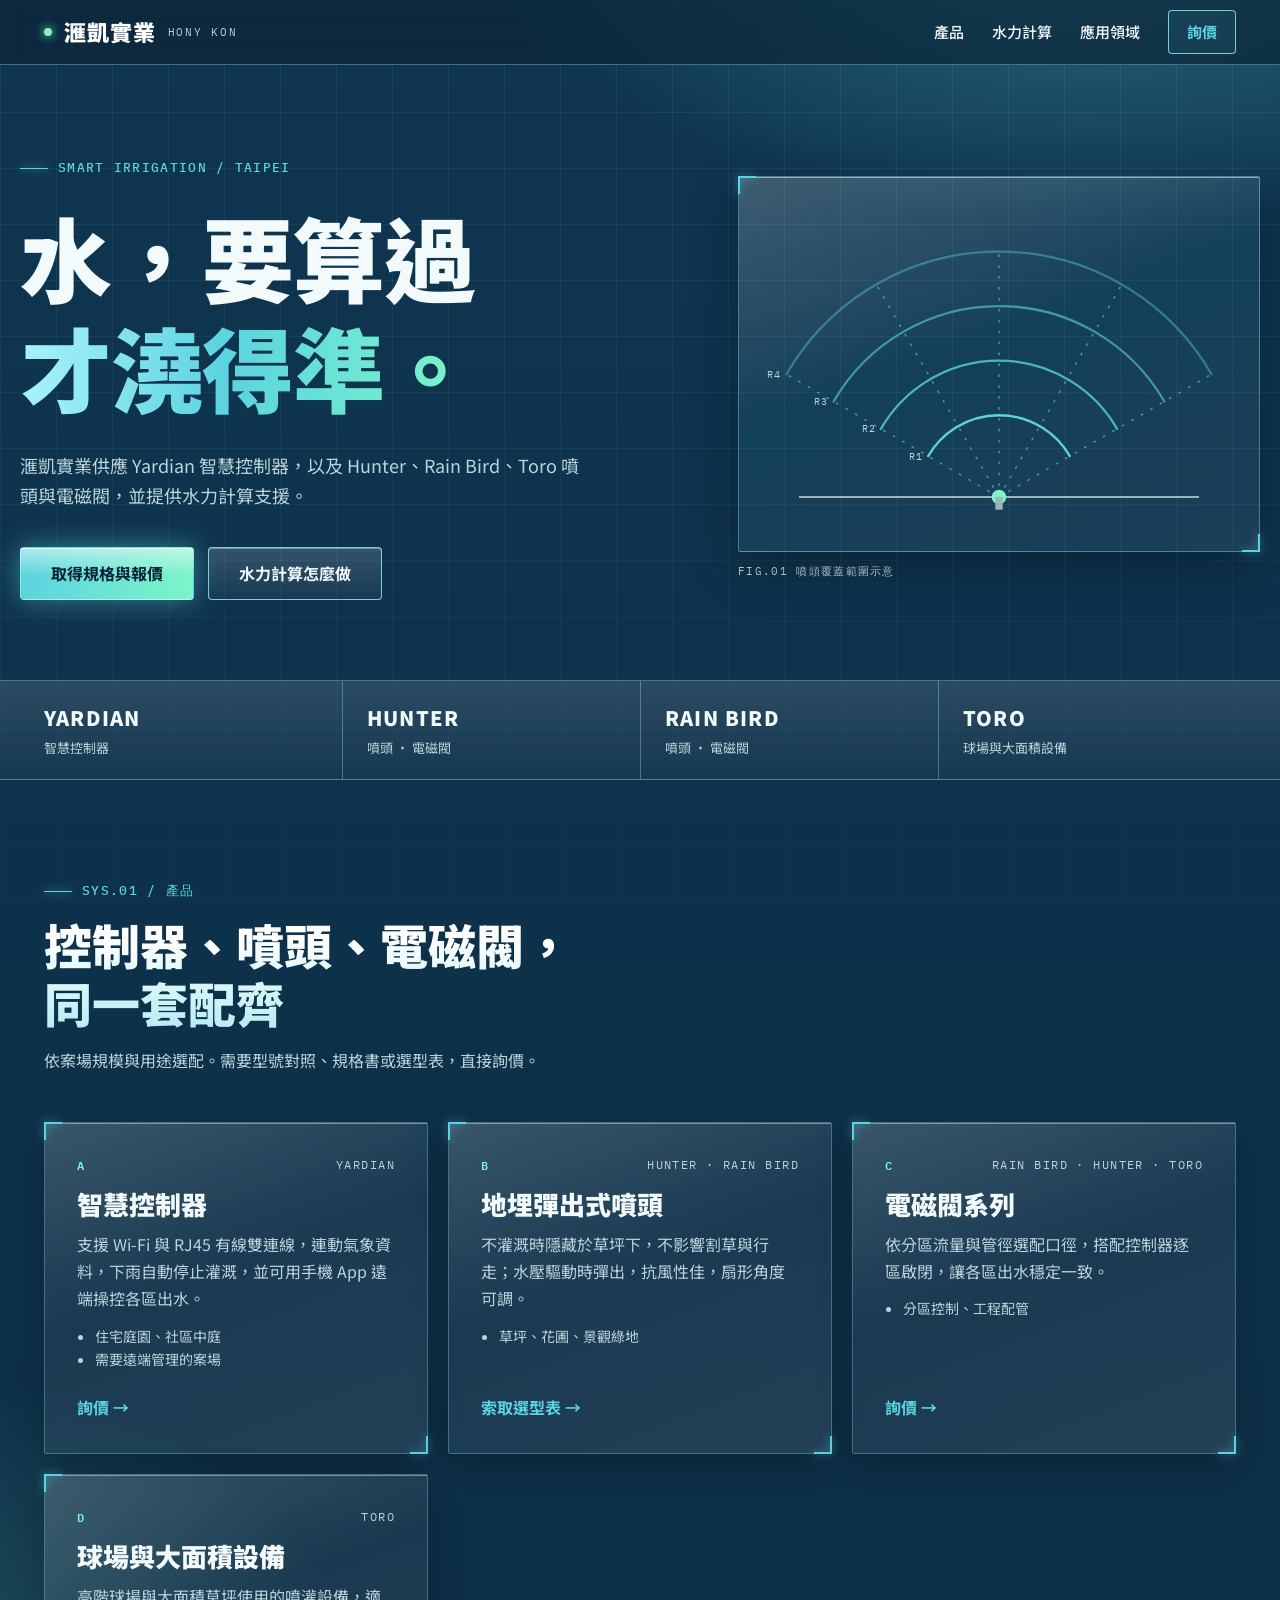
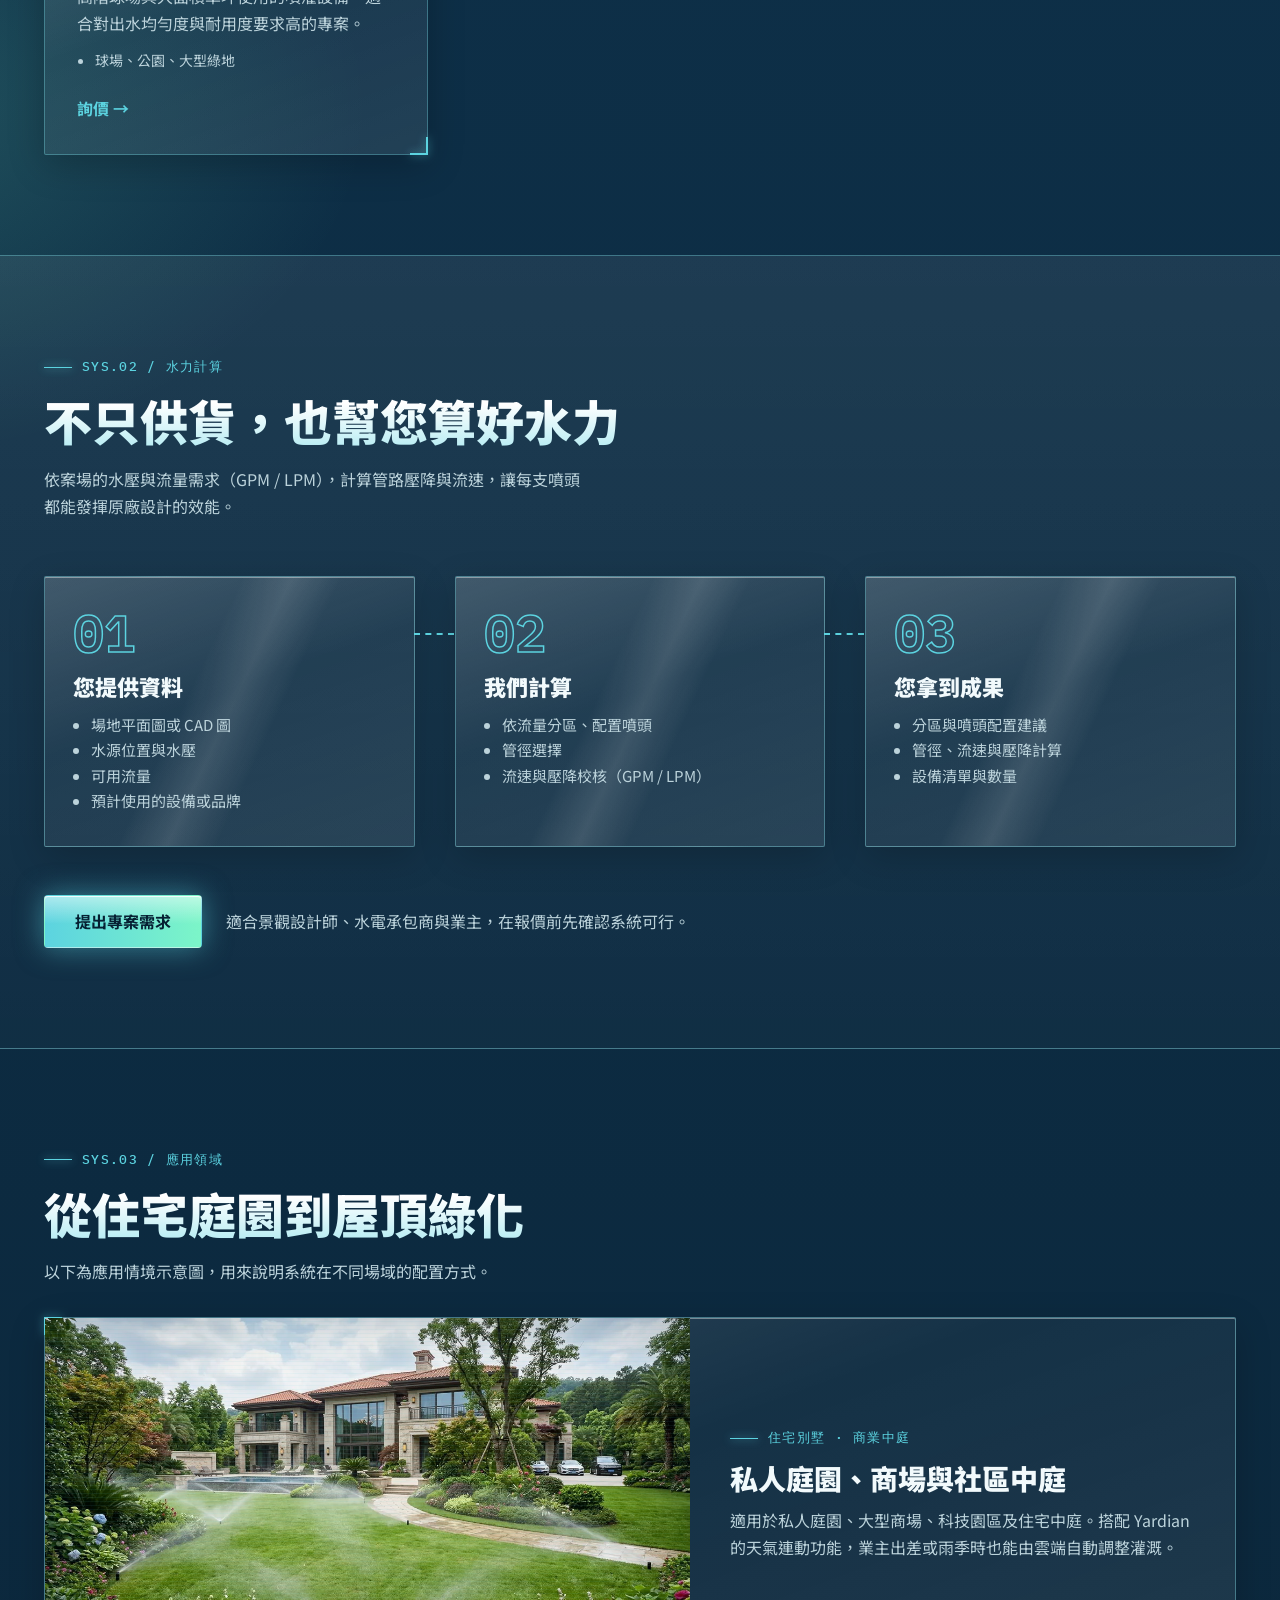
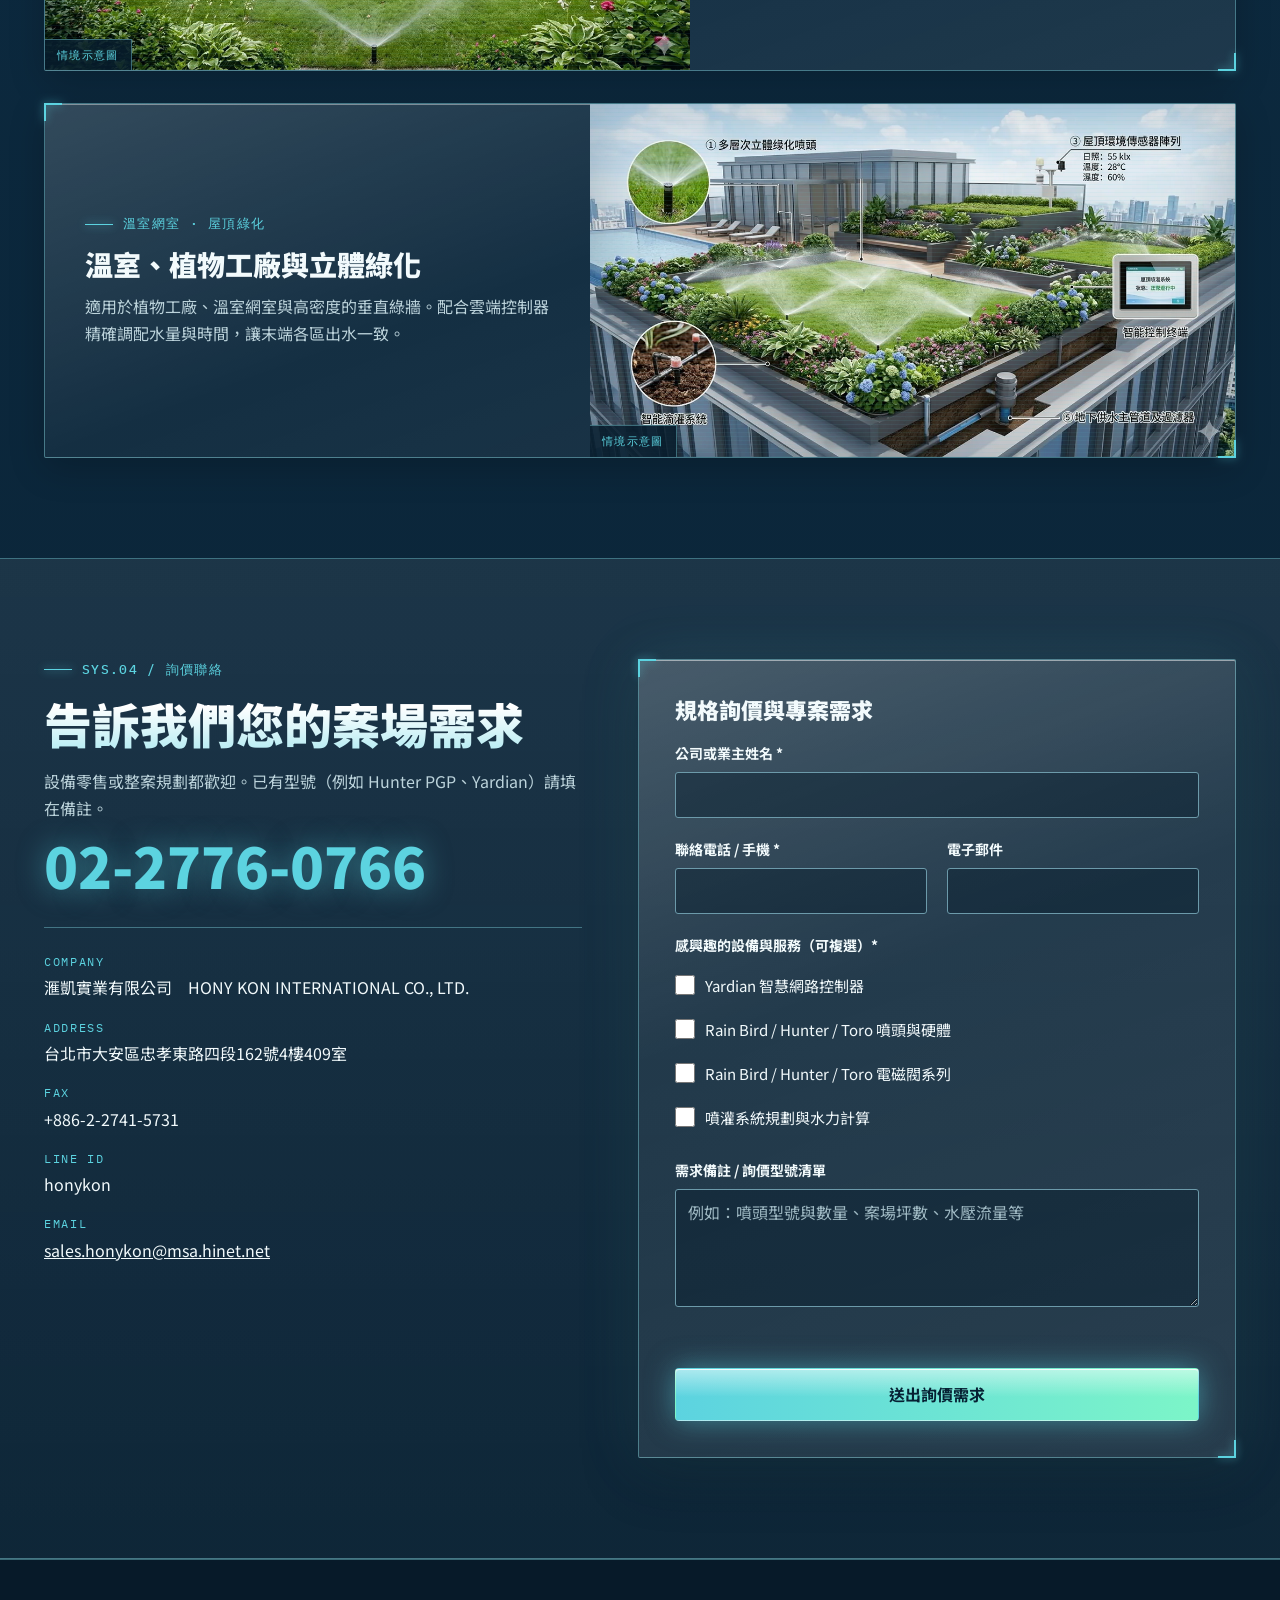
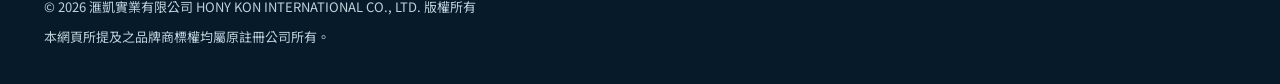
<file: index.html>
<!DOCTYPE html>
<html lang="zh-Hant">
<head>
<meta charset="UTF-8">
<meta name="viewport" content="width=device-width, initial-scale=1.0">
<meta name="robots" content="noindex"><!-- 正式上線綁定 www.honykon.com.tw 時，刪除這行 -->
<title>滙凱實業｜水，要算過才澆得準</title>
<meta name="description" content="滙凱實業供應 Yardian 智慧控制器與 Hunter、Rain Bird、Toro 噴灌設備，並提供水力計算支援。">
<meta name="theme-color" content="#0C2638">
<link rel="canonical" href="https://www.honykon.com.tw/">
<meta property="og:type" content="website">
<meta property="og:locale" content="zh_TW">
<meta property="og:title" content="滙凱實業｜水，要算過才澆得準">
<meta property="og:description" content="Yardian 智慧控制器、Hunter、Rain Bird、Toro 噴灌設備與水力計算支援。">
<meta property="og:url" content="https://www.honykon.com.tw/">
<meta property="og:image" content="https://www.honykon.com.tw/case1.webp">
<script type="application/ld+json">
{
  "@context": "https://schema.org",
  "@type": "LocalBusiness",
  "name": "滙凱實業有限公司",
  "alternateName": "HONY KON INTERNATIONAL CO., LTD.",
  "url": "https://www.honykon.com.tw/",
  "telephone": "+886-2-2776-0766",
  "faxNumber": "+886-2-2741-5731",
  "email": "sales.honykon@msa.hinet.net",
  "address": {
    "@type": "PostalAddress",
    "streetAddress": "忠孝東路四段162號4樓409室",
    "addressLocality": "大安區",
    "addressRegion": "台北市",
    "addressCountry": "TW"
  }
}
</script>

<link rel="preconnect" href="https://fonts.googleapis.com">
<link rel="preconnect" href="https://fonts.gstatic.com" crossorigin>
<link href="https://fonts.googleapis.com/css2?family=IBM+Plex+Mono:wght@500;600&family=Noto+Sans+TC:wght@400;500;700;900&display=swap" rel="stylesheet">

<style>
:root{
  --bg:#0C2638; --bg-2:#10344B; --text:#F2FAFC; --muted:#BCD3DB;
  --cyan:#5CD3E0; --mint:#7CF5C8; --glass:rgba(255,255,255,.08); --glass-2:rgba(255,255,255,.13);
  --edge:rgba(140,230,240,.38); --edge-strong:rgba(140,230,240,.85); --field:#6C9AAA;
  --err:#FF9A8A;
  --sans:'Noto Sans TC','PingFang TC','Microsoft JhengHei',sans-serif;
  --mono:'IBM Plex Mono',ui-monospace,Menlo,Consolas,monospace;
}
*{box-sizing:border-box}
html{scroll-behavior:smooth}
body{margin:0;color:var(--text);font-family:var(--sans);font-size:16px;line-height:1.7;-webkit-font-smoothing:antialiased;
  background:
    radial-gradient(1000px 600px at 85% -140px,rgba(92,211,224,.42),transparent 62%),
    radial-gradient(800px 560px at -10% 35%,rgba(124,245,200,.18),transparent 62%),
    linear-gradient(180deg,#0F3550 0%,#0A2234 100%)}
body::before{content:"";position:fixed;inset:0;z-index:-1;pointer-events:none;
  background-image:linear-gradient(rgba(140,230,240,.09) 1px,transparent 1px),linear-gradient(90deg,rgba(140,230,240,.09) 1px,transparent 1px);
  background-size:56px 56px;
  -webkit-mask-image:linear-gradient(to bottom,#000,rgba(0,0,0,.25));mask-image:linear-gradient(to bottom,#000,rgba(0,0,0,.25))}
img{max-width:100%;height:auto;display:block}
a{color:var(--cyan)}
a:hover{color:var(--mint)}
a:focus-visible,button:focus-visible,input:focus-visible,textarea:focus-visible{outline:2px solid var(--mint);outline-offset:2px}
h1,h2,h3{margin:0;line-height:1.2;font-weight:900}
p,ul{margin:0}
section[id]{scroll-margin-top:64px}

.skip{position:absolute;left:-9999px;top:8px;background:#fff;color:#05101A;padding:10px 16px;border-radius:4px;z-index:100}
.skip:focus{left:8px}
.wrap{max-width:1240px;margin:0 auto;padding:0 24px}
.mono{font-family:var(--mono);font-weight:500;letter-spacing:.1em;font-size:13px;text-transform:uppercase}
.tag{color:var(--cyan);display:flex;align-items:center;gap:10px}
.tag::before{content:"";width:28px;height:1px;background:var(--cyan);box-shadow:0 0 8px var(--cyan)}
.grad{background:linear-gradient(90deg,#A8F3FA,#5CD3E0 45%,#7CF5C8);-webkit-background-clip:text;background-clip:text;color:transparent;-webkit-text-fill-color:transparent}

/* HUD 邊角框 */
.hud{position:relative}
.hud::before,.hud::after{content:"";position:absolute;width:16px;height:16px;border:2px solid var(--cyan);pointer-events:none;filter:drop-shadow(0 0 4px rgba(92,211,224,.7))}
.hud::before{top:-1px;left:-1px;border-right:0;border-bottom:0}
.hud::after{bottom:-1px;right:-1px;border-left:0;border-top:0}

.btn{display:inline-block;text-decoration:none;font-weight:700;padding:15px 30px;border:1px solid transparent;font-size:16px;font-family:inherit;cursor:pointer;line-height:1.3;border-radius:4px;transition:box-shadow .2s,background .2s,border-color .2s}
.btn-cyan{background:linear-gradient(180deg,rgba(255,255,255,.5),rgba(255,255,255,0) 55%),linear-gradient(90deg,var(--cyan),var(--mint));color:#062033;box-shadow:inset 0 1px 0 rgba(255,255,255,.8),0 0 28px rgba(92,211,224,.5)}
.btn-cyan:hover{color:#062033;box-shadow:inset 0 1px 0 rgba(255,255,255,.9),0 0 42px rgba(124,245,200,.7)}
.btn-ghost{border-color:var(--edge-strong);color:var(--text);background:linear-gradient(180deg,rgba(255,255,255,.16),rgba(255,255,255,.04));box-shadow:inset 0 1px 0 rgba(255,255,255,.35)}
.btn-ghost:hover{color:#fff;border-color:var(--mint);box-shadow:0 0 20px rgba(92,211,224,.3)}

/* header */
.site-header{position:sticky;top:0;z-index:50;background:rgba(12,38,56,.72);backdrop-filter:blur(14px);-webkit-backdrop-filter:blur(14px);border-bottom:1px solid var(--edge)}
.nav{display:flex;align-items:center;justify-content:space-between;min-height:64px;gap:16px}
.brand{text-decoration:none;color:#fff;display:flex;align-items:center;gap:12px}
.brand:hover{color:#fff}
.dot{width:8px;height:8px;border-radius:50%;background:var(--mint);box-shadow:0 0 10px var(--mint);animation:pulse 2.4s ease-in-out infinite}
.brand-name{font-size:22px;font-weight:900;letter-spacing:.04em}
.brand-en{font-family:var(--mono);font-size:11px;letter-spacing:.16em;color:var(--muted)}
.nav-links{display:flex;align-items:center;gap:28px;list-style:none;padding:0;margin:0}
.nav-links a{color:var(--text);text-decoration:none;font-size:15px;padding:10px 0;display:inline-block;font-weight:500}
.nav-links a:hover{color:var(--cyan)}
.nav-links .nav-cta{border:1px solid var(--edge-strong);color:var(--cyan);padding:8px 18px;border-radius:4px;font-weight:700;background:rgba(92,211,224,.08)}
.nav-links .nav-cta:hover{background:var(--cyan);color:#05101A;box-shadow:0 0 20px rgba(92,211,224,.5)}
.menu-btn{display:none;background:none;border:1px solid var(--edge);border-radius:4px;width:44px;height:44px;cursor:pointer;color:#fff;padding:0}
.menu-btn svg{display:block;margin:auto}

/* hero */
.hero-grid{display:flex;flex-wrap:wrap;align-items:center;gap:48px 56px;padding:92px 0 80px}
.hero-copy{flex:1 1 480px;min-width:0}
.hero .tag{margin-bottom:22px}
.hero h1{font-size:clamp(42px,7.4vw,92px);letter-spacing:-.01em;margin-bottom:28px}
.hero-sub{font-size:18px;color:var(--muted);max-width:32em;margin-bottom:36px}
.hero-actions{display:flex;flex-wrap:wrap;gap:14px}
.hero-art{flex:1 1 340px;min-width:0;max-width:560px;margin:0}
.hero-frame{background:linear-gradient(160deg,rgba(255,255,255,.2),rgba(92,211,224,.08) 45%,rgba(255,255,255,.06));border:1px solid var(--edge);padding:20px;border-radius:2px;box-shadow:inset 0 1px 0 rgba(255,255,255,.5),0 16px 50px rgba(0,0,0,.28)}
.hero-art figcaption{margin-top:10px;font-family:var(--mono);font-size:11px;letter-spacing:.12em;color:var(--muted)}
.arc{stroke:var(--cyan);fill:none;stroke-width:2.5;stroke-linecap:round}
.ray{stroke:var(--cyan);fill:none;stroke-width:1.5;stroke-dasharray:3 9;opacity:.65;animation:flow 3s linear infinite}
.ground{stroke:#9DB4BD;stroke-width:2}
.pulse-ring{fill:none;stroke:var(--mint);stroke-width:2;transform-box:fill-box;transform-origin:center;animation:ring 2.6s ease-out infinite}
.svg-label{font-family:var(--mono);font-size:11px;fill:#BCD3DB;letter-spacing:.08em}

@keyframes flow{to{stroke-dashoffset:-48}}
@keyframes pulse{0%,100%{opacity:1}50%{opacity:.35}}
@keyframes ring{0%{transform:scale(1);opacity:.9}100%{transform:scale(4.2);opacity:0}}

.brandbar{border-top:1px solid var(--edge);border-bottom:1px solid var(--edge);background:linear-gradient(180deg,rgba(255,255,255,.12),rgba(255,255,255,.03))}
.brandbar .wrap{display:flex;flex-wrap:wrap}
.brandbar-item{flex:1 1 200px;padding:20px 20px 20px 24px;display:flex;flex-direction:column;gap:2px;border-left:1px solid var(--edge)}
.brandbar-item:first-child{border-left:0;padding-left:0}
.brandbar-name{font-weight:900;font-size:20px;letter-spacing:.06em}
.brandbar-role{font-size:13px;color:var(--muted)}

/* sections */
.section{padding:100px 0}
.h2{font-size:clamp(30px,4vw,48px);margin:14px 0 16px;background:linear-gradient(180deg,#FFFFFF 20%,#B5ECF3);-webkit-background-clip:text;background-clip:text;color:transparent;-webkit-text-fill-color:transparent}
.lead{color:var(--muted);max-width:34em}

/* 產品 */
.cards{display:grid;grid-template-columns:repeat(auto-fit,minmax(300px,1fr));gap:20px;margin-top:48px}
.card{background-image:linear-gradient(115deg,transparent 35%,rgba(255,255,255,.2) 48%,transparent 60%),linear-gradient(160deg,rgba(255,255,255,.18),rgba(255,255,255,.05) 45%,rgba(255,255,255,.09));background-size:250% 100%,100% 100%;background-position:120% 0,0 0;background-repeat:no-repeat;border:1px solid var(--edge);border-radius:2px;padding:32px;display:flex;flex-direction:column;gap:12px;box-shadow:inset 0 1px 0 rgba(255,255,255,.4),0 10px 36px rgba(0,0,0,.22);transition:border-color .25s,box-shadow .25s,background-position 1s}
.card:hover{background-position:-20% 0,0 0;border-color:var(--edge-strong);box-shadow:inset 0 1px 0 rgba(255,255,255,.55),0 0 0 1px rgba(140,230,240,.35),0 14px 56px rgba(92,211,224,.28)}
.card-top{display:flex;justify-content:space-between;align-items:center;gap:12px}
.card-id{font-family:var(--mono);font-size:12px;letter-spacing:.14em;color:var(--mint);font-weight:600}
.card-brand{font-family:var(--mono);font-size:12px;letter-spacing:.12em;color:var(--muted)}
.card h3{font-size:26px}
.card p{color:var(--muted)}
.card ul{padding-left:18px;font-size:14px;color:var(--muted)}
.card-link{margin-top:auto;padding-top:10px;font-weight:700;text-decoration:none}

/* 水力計算 */
.pipeline{border-top:1px solid var(--edge);border-bottom:1px solid var(--edge);background:linear-gradient(180deg,rgba(255,255,255,.07),rgba(255,255,255,.02))}
.steps{display:grid;grid-template-columns:repeat(auto-fit,minmax(260px,1fr));gap:40px;margin-top:56px}
.step{position:relative;background:linear-gradient(115deg,transparent 40%,rgba(255,255,255,.12) 50%,transparent 60%),linear-gradient(160deg,rgba(255,255,255,.18),rgba(255,255,255,.05) 45%,rgba(255,255,255,.09));border:1px solid var(--edge);padding:28px 28px 32px;border-radius:2px;box-shadow:inset 0 1px 0 rgba(255,255,255,.4),0 10px 36px rgba(0,0,0,.2)}
.step-num{font-family:var(--mono);font-weight:600;font-size:52px;line-height:1;color:transparent;-webkit-text-stroke:1.5px var(--cyan)}
.step h3{font-size:22px;margin:16px 0 12px}
.step ul{padding-left:18px;color:var(--muted);font-size:15px}
.step:not(:last-child)::after{content:"";position:absolute;top:56px;right:-40px;width:40px;border-top:2px dashed var(--cyan);animation:flow 3s linear infinite}
.cta-line{margin-top:48px;display:flex;flex-wrap:wrap;align-items:center;gap:16px 24px}
.cta-line p{color:var(--muted)}

/* 應用 */
.app-row{display:flex;flex-wrap:wrap;background:linear-gradient(160deg,rgba(255,255,255,.16),rgba(255,255,255,.04) 45%,rgba(255,255,255,.08));border:1px solid var(--edge);margin-top:32px;border-radius:2px;box-shadow:inset 0 1px 0 rgba(255,255,255,.4),0 10px 36px rgba(0,0,0,.2)}
.app-row.rev{flex-direction:row-reverse}
.app-img{flex:1 1 460px;min-width:0;position:relative;margin:0;overflow:hidden}
.app-img img{width:100%;height:100%;min-height:260px;object-fit:cover}
.app-img::after{content:"";position:absolute;inset:0;pointer-events:none;background:repeating-linear-gradient(0deg,rgba(92,211,224,.07) 0 1px,transparent 1px 4px);box-shadow:inset 0 0 70px rgba(8,30,46,.28)}
.app-img figcaption{position:absolute;left:0;bottom:0;z-index:1;background:rgba(8,30,46,.85);border-top:1px solid var(--edge);border-right:1px solid var(--edge);color:var(--cyan);font-family:var(--mono);font-size:11px;letter-spacing:.12em;padding:6px 12px}
.app-text{flex:1 1 360px;min-width:0;padding:48px 40px;display:flex;flex-direction:column;justify-content:center;gap:12px}
.app-text h3{font-size:28px}
.app-text p:last-child{color:var(--muted)}

/* 聯絡 */
.contact-grid{display:flex;flex-wrap:wrap;gap:56px}
.contact-info{flex:1 1 360px;min-width:0}
.bigtel{display:inline-block;font-size:clamp(32px,4.8vw,56px);font-weight:900;color:var(--cyan);text-decoration:none;line-height:1.15;margin:10px 0 30px;text-shadow:0 0 28px rgba(92,211,224,.5)}
.bigtel:hover{color:var(--mint)}
.info-list{display:flex;flex-direction:column;gap:16px;border-top:1px solid var(--edge);padding-top:24px}
.info-label{font-family:var(--mono);font-size:12px;letter-spacing:.14em;color:var(--cyan)}
.info-value{margin-top:2px;color:var(--text)}
.info-value a{color:var(--text)}
.info-value a:hover{color:var(--mint)}
.form{flex:1 1 420px;min-width:0;background:linear-gradient(160deg,rgba(255,255,255,.2),rgba(255,255,255,.06) 40%,rgba(255,255,255,.1));border:1px solid var(--edge);padding:36px;display:flex;flex-direction:column;gap:20px;border-radius:2px;box-shadow:inset 0 1px 0 rgba(255,255,255,.5),0 16px 56px rgba(0,0,0,.25),0 0 60px rgba(92,211,224,.14)}
.form h3{font-size:22px}
.field{display:flex;flex-direction:column;gap:6px;min-width:0}
.field-row{display:flex;flex-wrap:wrap;gap:20px}
.field-row .field{flex:1 1 180px}
.field label,.legend{font-size:14px;font-weight:700}
.field input,.field textarea{border:1px solid var(--field);border-radius:3px;padding:0 12px;font-size:16px;font-family:inherit;color:var(--text);background:rgba(8,30,46,.45)}
.field input{height:46px}
.field textarea{padding:10px 12px;resize:vertical;min-height:110px}
.field input:focus,.field textarea:focus{border-color:var(--cyan);box-shadow:0 0 0 3px rgba(92,211,224,.2);outline:none}
.field textarea::placeholder{color:#9FB9C3}
fieldset{border:0;padding:0;margin:0;min-width:0}
.legend{padding:0;margin-bottom:6px}
.check{display:flex;align-items:center;gap:10px;min-height:44px;font-size:15px;cursor:pointer}
.check input{width:20px;height:20px;margin:0;accent-color:var(--cyan)}
.hp{position:absolute;left:-9999px;width:1px;height:1px;overflow:hidden}
.form-status{font-size:14px;min-height:1.5em}
.form-status.error{color:var(--err)}
.form-status.ok{color:var(--mint)}
.form .btn{width:100%;min-height:50px}

.site-footer{border-top:1px solid var(--edge);color:var(--muted);padding:36px 0;font-size:13px;background:rgba(6,24,38,.7)}
.site-footer p+p{margin-top:8px}

@media (max-width:860px){
  .menu-btn{display:block}
  .nav{flex-wrap:wrap;padding:10px 0}
  .brand-en{display:none}
  .nav-links{display:none;flex-direction:column;align-items:stretch;gap:0;width:100%;padding:8px 0 16px}
  .nav-links.open{display:flex}
  .nav-links a{display:block;padding:12px 4px;border-bottom:1px solid var(--edge)}
  .nav-links .nav-cta{margin-top:12px;text-align:center}
  .hero-grid{padding:56px 0 56px}
  .section{padding:64px 0}
  .app-text{padding:28px 24px}
  .form{padding:24px}
  .brandbar-item{flex-basis:45%;border-left:0;padding-left:0}
  .step:not(:last-child)::after{display:none}
  .steps{gap:20px}
}
@media (prefers-reduced-motion:reduce){
  html{scroll-behavior:auto}
  .dot,.ray,.pulse-ring,.step::after{animation:none!important}
  .pulse-ring{opacity:.5}
  .btn,.card{transition:none}
}
</style>
</head>
<body>
<a class="skip" href="#main">跳到主要內容</a>

<header class="site-header">
  <div class="wrap nav">
    <a class="brand" href="#top">
      <span class="dot" aria-hidden="true"></span>
      <span class="brand-name">滙凱實業</span>
      <span class="brand-en">HONY KON</span>
    </a>
    <button class="menu-btn" id="menu-btn" type="button" aria-label="開啟選單" aria-expanded="false" aria-controls="nav-links">
      <svg width="22" height="22" viewBox="0 0 24 24" fill="none" stroke="currentColor" stroke-width="2" stroke-linecap="round" aria-hidden="true"><path id="menu-icon" d="M4 7h16M4 12h16M4 17h16"/></svg>
    </button>
    <ul class="nav-links" id="nav-links">
      <li><a href="#products">產品</a></li>
      <li><a href="#hydraulics">水力計算</a></li>
      <li><a href="#solutions">應用領域</a></li>
      <li><a class="nav-cta" href="#contact">詢價</a></li>
    </ul>
  </div>
</header>

<main id="main">
<span id="top"></span>

<section class="hero">
  <div class="wrap hero-grid">
    <div class="hero-copy">
      <p class="mono tag">Smart Irrigation / Taipei</p>
      <h1>水，要算過<br><span class="grad">才澆得準。</span></h1>
      <p class="hero-sub">滙凱實業供應 Yardian 智慧控制器，以及 Hunter、Rain Bird、Toro 噴頭與電磁閥，並提供水力計算支援。</p>
      <div class="hero-actions">
        <a class="btn btn-cyan" href="#contact">取得規格與報價</a>
        <a class="btn btn-ghost" href="#hydraulics">水力計算怎麼做</a>
      </div>
    </div>
    <figure class="hero-art">
      <div class="hero-frame hud">
        <svg viewBox="-24 0 528 360" role="img" aria-label="噴頭灑水範圍示意圖" width="100%" height="auto">
          <path class="arc" d="M162.1 285A90 90 0 0 1 317.9 285"/>
          <path class="arc" d="M110.1 255A150 150 0 0 1 369.9 255" opacity=".8"/>
          <path class="arc" d="M58.1 225A210 210 0 0 1 421.9 225" opacity=".6"/>
          <path class="arc" d="M6.2 195A270 270 0 0 1 473.8 195" opacity=".4"/>
          <path class="ray" d="M240 330L6.2 195"/>
          <path class="ray" d="M240 330L105 96.2"/>
          <path class="ray" d="M240 330L240 60"/>
          <path class="ray" d="M240 330L375 96.2"/>
          <path class="ray" d="M240 330L473.8 195"/>
          <path class="ground" d="M20 330H460"/>
          <circle class="pulse-ring" cx="240" cy="330" r="7"/>
          <circle cx="240" cy="330" r="7" fill="#7CF5C8"/>
          <rect x="236" y="330" width="8" height="14" fill="#9DB4BD"/>
          <text class="svg-label" x="156" y="289" text-anchor="end">R1</text>
          <text class="svg-label" x="104" y="259" text-anchor="end">R2</text>
          <text class="svg-label" x="52" y="229" text-anchor="end">R3</text>
          <text class="svg-label" x="0" y="199" text-anchor="end">R4</text>
        </svg>
      </div>
      <figcaption>FIG.01 噴頭覆蓋範圍示意</figcaption>
    </figure>
  </div>
  <div class="brandbar">
    <div class="wrap">
      <div class="brandbar-item"><span class="brandbar-name">YARDIAN</span><span class="brandbar-role">智慧控制器</span></div>
      <div class="brandbar-item"><span class="brandbar-name">HUNTER</span><span class="brandbar-role">噴頭 · 電磁閥</span></div>
      <div class="brandbar-item"><span class="brandbar-name">RAIN BIRD</span><span class="brandbar-role">噴頭 · 電磁閥</span></div>
      <div class="brandbar-item"><span class="brandbar-name">TORO</span><span class="brandbar-role">球場與大面積設備</span></div>
    </div>
  </div>
</section>

<section class="section" id="products">
  <div class="wrap">
    <p class="mono tag">SYS.01 / 產品</p>
    <h2 class="h2">控制器、噴頭、電磁閥，<br>同一套配齊</h2>
    <p class="lead">依案場規模與用途選配。需要型號對照、規格書或選型表，直接詢價。</p>
    <div class="cards">
      <article class="card hud">
        <div class="card-top"><span class="card-id">A</span><span class="card-brand">YARDIAN</span></div>
        <h3>智慧控制器</h3>
        <p>支援 Wi-Fi 與 RJ45 有線雙連線，連動氣象資料，下雨自動停止灌溉，並可用手機 App 遠端操控各區出水。</p>
        <ul><li>住宅庭園、社區中庭</li><li>需要遠端管理的案場</li></ul>
        <a class="card-link" href="#contact">詢價 →</a>
      </article>
      <article class="card hud">
        <div class="card-top"><span class="card-id">B</span><span class="card-brand">HUNTER · RAIN BIRD</span></div>
        <h3>地埋彈出式噴頭</h3>
        <p>不灌溉時隱藏於草坪下，不影響割草與行走；水壓驅動時彈出，抗風性佳，扇形角度可調。</p>
        <ul><li>草坪、花圃、景觀綠地</li></ul>
        <a class="card-link" href="#contact">索取選型表 →</a>
      </article>
      <article class="card hud">
        <div class="card-top"><span class="card-id">C</span><span class="card-brand">RAIN BIRD · HUNTER · TORO</span></div>
        <h3>電磁閥系列</h3>
        <p>依分區流量與管徑選配口徑，搭配控制器逐區啟閉，讓各區出水穩定一致。</p>
        <ul><li>分區控制、工程配管</li></ul>
        <a class="card-link" href="#contact">詢價 →</a>
      </article>
      <article class="card hud">
        <div class="card-top"><span class="card-id">D</span><span class="card-brand">TORO</span></div>
        <h3>球場與大面積設備</h3>
        <p>高階球場與大面積草坪使用的噴灌設備，適合對出水均勻度與耐用度要求高的專案。</p>
        <ul><li>球場、公園、大型綠地</li></ul>
        <a class="card-link" href="#contact">詢價 →</a>
      </article>
    </div>
  </div>
</section>

<section class="section pipeline" id="hydraulics">
  <div class="wrap">
    <p class="mono tag">SYS.02 / 水力計算</p>
    <h2 class="h2">不只供貨，也幫您算好水力</h2>
    <p class="lead">依案場的水壓與流量需求（GPM / LPM），計算管路壓降與流速，讓每支噴頭都能發揮原廠設計的效能。</p>
    <div class="steps">
      <div class="step">
        <p class="step-num">01</p>
        <h3>您提供資料</h3>
        <ul>
          <li>場地平面圖或 CAD 圖</li>
          <li>水源位置與水壓</li>
          <li>可用流量</li>
          <li>預計使用的設備或品牌</li>
        </ul>
      </div>
      <div class="step">
        <p class="step-num">02</p>
        <h3>我們計算</h3>
        <ul>
          <li>依流量分區、配置噴頭</li>
          <li>管徑選擇</li>
          <li>流速與壓降校核（GPM / LPM）</li>
        </ul>
      </div>
      <div class="step">
        <p class="step-num">03</p>
        <h3>您拿到成果</h3>
        <ul>
          <li>分區與噴頭配置建議</li>
          <li>管徑、流速與壓降計算</li>
          <li>設備清單與數量</li>
        </ul>
      </div>
    </div>
    <div class="cta-line">
      <a class="btn btn-cyan" href="#contact">提出專案需求</a>
      <p>適合景觀設計師、水電承包商與業主，在報價前先確認系統可行。</p>
    </div>
  </div>
</section>

<section class="section" id="solutions">
  <div class="wrap">
    <p class="mono tag">SYS.03 / 應用領域</p>
    <h2 class="h2">從住宅庭園到屋頂綠化</h2>
    <p class="lead">以下為應用情境示意圖，用來說明系統在不同場域的配置方式。</p>

    <div class="app-row hud">
      <figure class="app-img">
        <img src="case1.webp" width="1200" height="655" loading="lazy" alt="別墅庭園草坪上地埋噴頭灑水的情境示意圖">
        <figcaption>情境示意圖</figcaption>
      </figure>
      <div class="app-text">
        <p class="mono tag">住宅別墅 · 商業中庭</p>
        <h3>私人庭園、商場與社區中庭</h3>
        <p>適用於私人庭園、大型商場、科技園區及住宅中庭。搭配 Yardian 的天氣連動功能，業主出差或雨季時也能由雲端自動調整灌溉。</p>
      </div>
    </div>

    <div class="app-row rev hud">
      <figure class="app-img">
        <img src="case2.webp" width="1200" height="655" loading="lazy" alt="高樓屋頂花園噴灌與控制系統配置的情境示意圖">
        <figcaption>情境示意圖</figcaption>
      </figure>
      <div class="app-text">
        <p class="mono tag">溫室網室 · 屋頂綠化</p>
        <h3>溫室、植物工廠與立體綠化</h3>
        <p>適用於植物工廠、溫室網室與高密度的垂直綠牆。配合雲端控制器精確調配水量與時間，讓末端各區出水一致。</p>
      </div>
    </div>
    <!-- TODO：有實際案場照片後，可在此新增「工程實績」區塊 -->
  </div>
</section>

<section class="section pipeline" id="contact">
  <div class="wrap contact-grid">
    <div class="contact-info">
      <p class="mono tag">SYS.04 / 詢價聯絡</p>
      <h2 class="h2">告訴我們您的案場需求</h2>
      <p class="lead">設備零售或整案規劃都歡迎。已有型號（例如 Hunter PGP、Yardian）請填在備註。</p>
      <a class="bigtel" href="tel:+886227760766">02-2776-0766</a>
      <div class="info-list">
        <div>
          <p class="info-label">COMPANY</p>
          <p class="info-value">滙凱實業有限公司　HONY KON INTERNATIONAL CO., LTD.</p>
        </div>
        <div>
          <p class="info-label">ADDRESS</p>
          <p class="info-value">台北市大安區忠孝東路四段162號4樓409室</p>
        </div>
        <div>
          <p class="info-label">FAX</p>
          <p class="info-value">+886-2-2741-5731</p>
        </div>
        <div>
          <p class="info-label">LINE ID</p>
          <p class="info-value">honykon</p>
        </div>
        <div>
          <p class="info-label">EMAIL</p>
          <p class="info-value"><a href="mailto:sales.honykon@msa.hinet.net">sales.honykon@msa.hinet.net</a></p>
        </div>
      </div>
    </div>

    <form class="form hud" id="inquiry-form" novalidate>
      <h3>規格詢價與專案需求</h3>
      <div class="field">
        <label for="f-name">公司或業主姓名 *</label>
        <input id="f-name" name="client_name" type="text" required autocomplete="organization">
      </div>
      <div class="field-row">
        <div class="field">
          <label for="f-tel">聯絡電話 / 手機 *</label>
          <input id="f-tel" name="client_phone" type="tel" required autocomplete="tel">
        </div>
        <div class="field">
          <label for="f-mail">電子郵件</label>
          <input id="f-mail" name="client_email" type="email" autocomplete="email">
        </div>
      </div>
      <fieldset>
        <legend class="legend">感興趣的設備與服務（可複選）*</legend>
        <label class="check"><input type="checkbox" name="interest" value="Yardian 智慧網路控制器">Yardian 智慧網路控制器</label>
        <label class="check"><input type="checkbox" name="interest" value="Rain Bird / Hunter / Toro 噴頭與硬體設備">Rain Bird / Hunter / Toro 噴頭與硬體</label>
        <label class="check"><input type="checkbox" name="interest" value="Rain Bird / Hunter / Toro 電磁閥系列">Rain Bird / Hunter / Toro 電磁閥系列</label>
        <label class="check"><input type="checkbox" name="interest" value="智慧噴灌系統規劃與水力計算">噴灌系統規劃與水力計算</label>
      </fieldset>
      <div class="field">
        <label for="f-note">需求備註 / 詢價型號清單</label>
        <textarea id="f-note" name="client_message" rows="4" placeholder="例如：噴頭型號與數量、案場坪數、水壓流量等"></textarea>
      </div>
      <div class="hp" aria-hidden="true">
        <label>請勿填寫<input type="text" name="_gotcha" tabindex="-1" autocomplete="off"></label>
      </div>
      <p class="form-status" id="form-status" role="status" aria-live="polite"></p>
      <button class="btn btn-cyan" type="submit">送出詢價需求</button>
    </form>
  </div>
</section>
</main>

<footer class="site-footer">
  <div class="wrap">
    <p>© 2026 滙凱實業有限公司 HONY KON INTERNATIONAL CO., LTD. 版權所有</p>
    <p>本網頁所提及之品牌商標權均屬原註冊公司所有。</p>
  </div>
</footer>

<script>
// 手機版選單
(function () {
  var btn = document.getElementById('menu-btn');
  var list = document.getElementById('nav-links');
  var icon = document.getElementById('menu-icon');
  function setOpen(open) {
    list.classList.toggle('open', open);
    btn.setAttribute('aria-expanded', open ? 'true' : 'false');
    btn.setAttribute('aria-label', open ? '關閉選單' : '開啟選單');
    icon.setAttribute('d', open ? 'M6 6l12 12M18 6L6 18' : 'M4 7h16M4 12h16M4 17h16');
  }
  btn.addEventListener('click', function () { setOpen(!list.classList.contains('open')); });
  list.addEventListener('click', function (e) { if (e.target.tagName === 'A') setOpen(false); });
})();

// 詢價表單
// 若有表單服務（例如 Formspree、Web3Forms），把網址填在下方 FORM_ENDPOINT，
// 表單就會直接送出。留空時，會改為開啟訪客的郵件程式，內容已預先填好。
(function () {
  var FORM_ENDPOINT = '';
  var MAIL_TO = 'sales.honykon@msa.hinet.net';

  var form = document.getElementById('inquiry-form');
  var status = document.getElementById('form-status');

  function say(msg, cls) {
    status.textContent = msg;
    status.className = 'form-status ' + (cls || '');
  }

  form.addEventListener('submit', function (e) {
    e.preventDefault();
    var data = new FormData(form);
    if (data.get('_gotcha')) return;

    var name = (data.get('client_name') || '').trim();
    var phone = (data.get('client_phone') || '').trim();
    var interests = data.getAll('interest');

    if (!name || !phone) { say('請填寫姓名與聯絡電話。', 'error'); return; }
    if (interests.length === 0) { say('請至少勾選一項感興趣的設備或服務。', 'error'); return; }

    if (FORM_ENDPOINT) {
      say('送出中…');
      fetch(FORM_ENDPOINT, { method: 'POST', body: data, headers: { 'Accept': 'application/json' } })
        .then(function (r) {
          if (!r.ok) throw new Error('bad status');
          form.reset();
          say('已收到您的需求，我們會盡快與您聯繫。', 'ok');
        })
        .catch(function () {
          say('送出失敗，請改用電話 +886-2-2776-0766 或 Email 與我們聯絡。', 'error');
        });
      return;
    }

    var body = [
      '公司或業主姓名：' + name,
      '聯絡電話：' + phone,
      '電子郵件：' + (data.get('client_email') || ''),
      '感興趣的項目：' + interests.join('、'),
      '',
      '需求備註：',
      data.get('client_message') || ''
    ].join('\n');
    var url = 'mailto:' + MAIL_TO +
      '?subject=' + encodeURIComponent('網站詢價：' + name) +
      '&body=' + encodeURIComponent(body);
    say('即將開啟您的郵件程式，請按寄出完成詢價。若沒有跳出，請直接寄信到 ' + MAIL_TO + '。', 'ok');
    window.location.href = url;
  });
})();
</script>
</body>
</html>
</file>
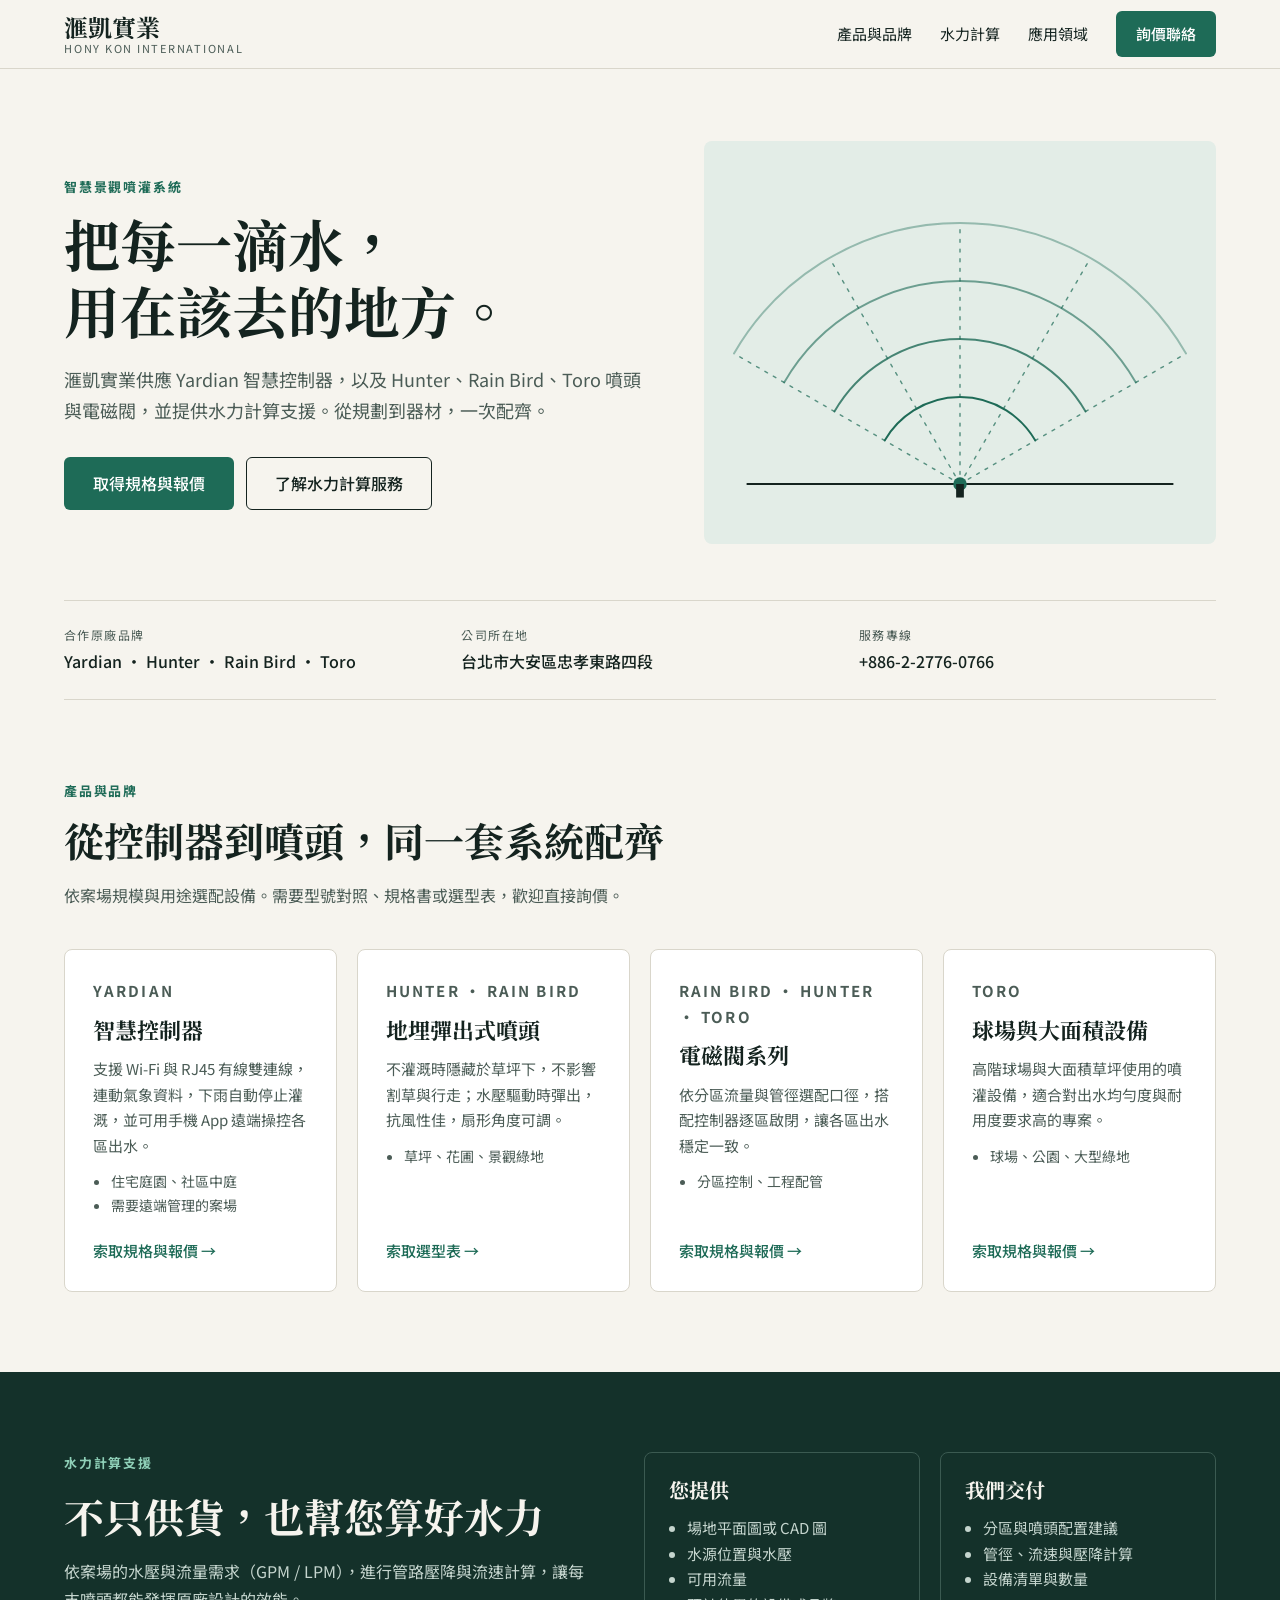
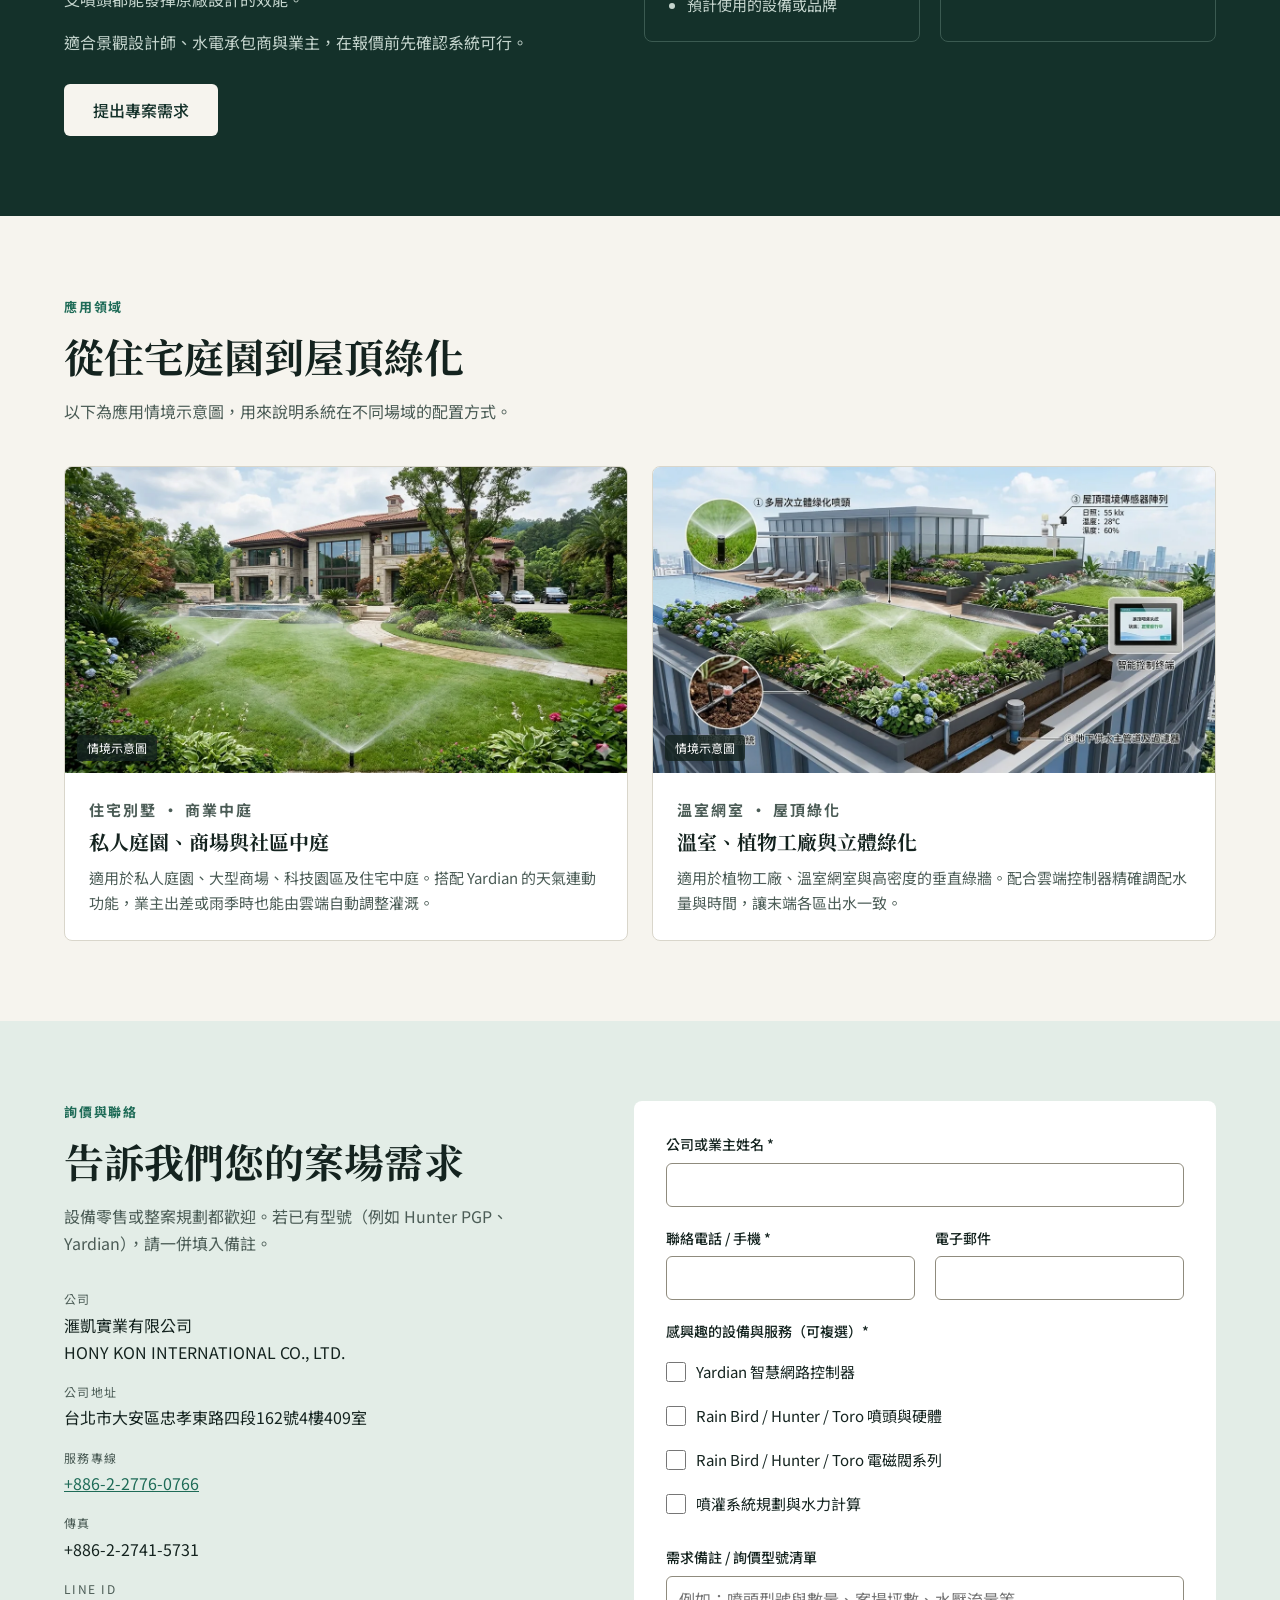
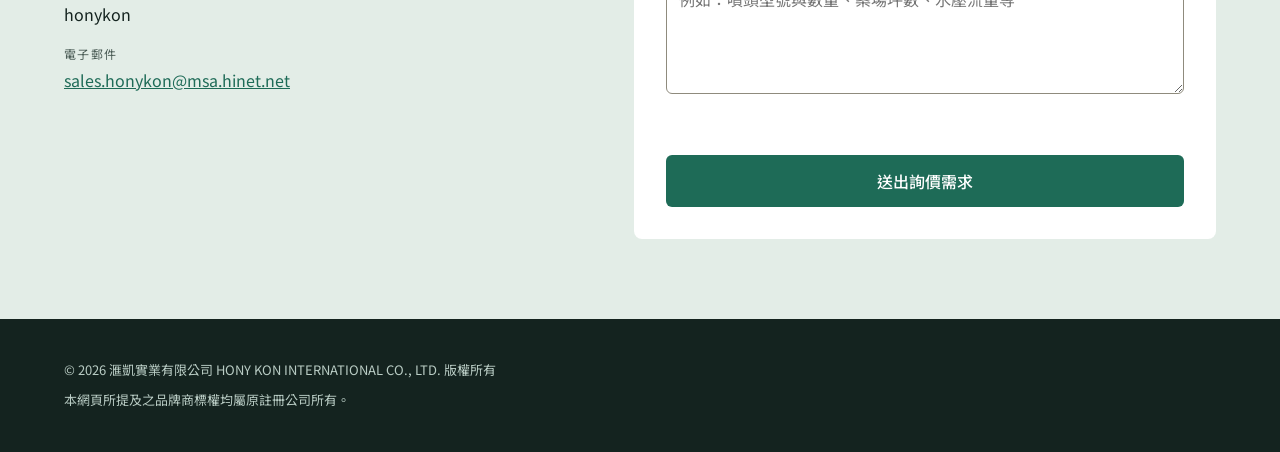
<file: v1/index.html>
<!DOCTYPE html>
<html lang="zh-Hant">
<head>
<meta charset="UTF-8">
<meta name="viewport" content="width=device-width, initial-scale=1.0">
<meta name="robots" content="noindex">
<title>滙凱實業｜Hunter、Rain Bird、Toro、Yardian 智慧景觀噴灌系統</title>
<meta name="description" content="滙凱實業有限公司位於台北，供應 Yardian 智慧控制器與 Hunter、Rain Bird、Toro 噴頭、電磁閥，並提供噴灌系統水力計算支援，服務別墅、中庭、溫室與大面積綠地。">
<link rel="canonical" href="https://www.honykon.com.tw/">
<meta property="og:type" content="website">
<meta property="og:locale" content="zh_TW">
<meta property="og:title" content="滙凱實業｜智慧景觀噴灌系統">
<meta property="og:description" content="Yardian 智慧控制器、Hunter、Rain Bird、Toro 噴灌設備與水力計算支援。">
<meta property="og:url" content="https://www.honykon.com.tw/">
<meta property="og:image" content="https://www.honykon.com.tw/case1.webp">
<meta name="theme-color" content="#F6F4EE">

<script type="application/ld+json">
{
  "@context": "https://schema.org",
  "@type": "LocalBusiness",
  "name": "滙凱實業有限公司",
  "alternateName": "HONY KON INTERNATIONAL CO., LTD.",
  "url": "https://www.honykon.com.tw/",
  "telephone": "+886-2-2776-0766",
  "faxNumber": "+886-2-2741-5731",
  "email": "sales.honykon@msa.hinet.net",
  "address": {
    "@type": "PostalAddress",
    "streetAddress": "忠孝東路四段162號4樓409室",
    "addressLocality": "大安區",
    "addressRegion": "台北市",
    "addressCountry": "TW"
  }
}
</script>

<link rel="preconnect" href="https://fonts.googleapis.com">
<link rel="preconnect" href="https://fonts.gstatic.com" crossorigin>
<link href="https://fonts.googleapis.com/css2?family=Noto+Sans+TC:wght@400;500;700&family=Noto+Serif+TC:wght@600;700&display=swap" rel="stylesheet">

<style>
:root{
  --bg:#F6F4EE; --ink:#14231F; --muted:#4B5C56; --line:#D9D6CB; --tint:#E3EDE7;
  --accent:#1E6B57; --accent-dark:#14473A; --dark:#14312A; --field:#8F8B7D;
  --serif:'Noto Serif TC','Songti TC','PMingLiU',serif;
  --sans:'Noto Sans TC','PingFang TC','Microsoft JhengHei',sans-serif;
}
*{box-sizing:border-box}
html{scroll-behavior:smooth}
@media (prefers-reduced-motion:reduce){html{scroll-behavior:auto}}
body{margin:0;background:var(--bg);color:var(--ink);font-family:var(--sans);font-size:16px;line-height:1.7;-webkit-font-smoothing:antialiased}
img{max-width:100%;height:auto;display:block}
a{color:var(--accent)}
a:hover{color:var(--accent-dark)}
a:focus-visible,button:focus-visible,input:focus-visible,textarea:focus-visible{outline:2px solid var(--accent);outline-offset:2px}
h1,h2,h3{font-family:var(--serif);margin:0;line-height:1.3}
p{margin:0}
ul{margin:0}
section[id]{scroll-margin-top:72px}

.skip{position:absolute;left:-9999px;top:8px;background:var(--ink);color:#fff;padding:10px 16px;border-radius:6px;z-index:100}
.skip:focus{left:8px;color:#fff}

.wrap{max-width:1200px;margin:0 auto;padding:0 24px}
.eyebrow{font-size:13px;letter-spacing:.14em;font-weight:700;color:var(--accent);margin-bottom:12px}
.h2{font-size:clamp(28px,3.4vw,40px);font-weight:700;margin-bottom:16px}
.lead{color:var(--muted);max-width:40em}

.btn{display:inline-block;text-decoration:none;font-weight:500;padding:14px 28px;border-radius:6px;border:1px solid transparent;font-size:16px;font-family:inherit;cursor:pointer;line-height:1.4}
.btn-primary{background:var(--accent);color:#fff}
.btn-primary:hover{background:var(--accent-dark);color:#fff}
.btn-line{color:var(--ink);border-color:var(--ink)}
.btn-line:hover{background:var(--ink);color:#fff}
.btn-light{background:var(--bg);color:var(--dark)}
.btn-light:hover{background:#fff;color:var(--dark)}

/* header */
.site-header{position:sticky;top:0;z-index:50;background:rgba(246,244,238,.94);backdrop-filter:blur(8px);-webkit-backdrop-filter:blur(8px);border-bottom:1px solid var(--line)}
.nav{display:flex;align-items:center;justify-content:space-between;min-height:68px;gap:16px}
.brand{text-decoration:none;color:var(--ink);display:flex;flex-direction:column;line-height:1.2}
.brand:hover{color:var(--ink)}
.brand-name{font-family:var(--serif);font-size:24px;font-weight:700}
.brand-en{font-size:11px;letter-spacing:.16em;color:var(--muted)}
.nav-links{display:flex;align-items:center;gap:28px;list-style:none;padding:0;margin:0}
.nav-links a{color:var(--ink);text-decoration:none;font-size:15px;padding:10px 0;display:inline-block}
.nav-links a:hover{color:var(--accent)}
.nav-links .nav-cta{background:var(--accent);color:#fff;padding:10px 20px;border-radius:6px;font-weight:500}
.nav-links .nav-cta:hover{background:var(--accent-dark);color:#fff}
.menu-btn{display:none;background:none;border:1px solid var(--line);border-radius:6px;width:44px;height:44px;cursor:pointer;color:var(--ink);padding:0}
.menu-btn svg{display:block;margin:auto}

/* hero */
.hero{padding:72px 0 56px}
.hero-grid{display:flex;flex-wrap:wrap;align-items:center;gap:48px}
.hero-copy{flex:1 1 440px;min-width:0}
.hero h1{font-size:clamp(34px,5vw,56px);font-weight:700;margin-bottom:20px;line-height:1.2}
.hero-sub{font-size:18px;color:var(--muted);max-width:34em;margin-bottom:32px}
.hero-actions{display:flex;flex-wrap:wrap;gap:12px}
.hero-art{flex:1 1 360px;min-width:0;background:var(--tint);border-radius:8px;padding:24px}

/* trust strip */
.strip{border-top:1px solid var(--line);border-bottom:1px solid var(--line);padding:24px 0;display:flex;flex-wrap:wrap;gap:20px 40px}
.strip-item{flex:1 1 200px;min-width:0}
.strip-label{font-size:12px;letter-spacing:.12em;color:var(--muted)}
.strip-value{font-weight:500;margin-top:2px}
.strip-value a{color:var(--ink);text-decoration:none}
.strip-value a:hover{color:var(--accent)}

/* products */
.section{padding:80px 0}
.cards{display:grid;grid-template-columns:repeat(auto-fit,minmax(250px,1fr));gap:20px;margin-top:40px}
.card{background:#fff;border:1px solid var(--line);border-radius:8px;padding:28px;display:flex;flex-direction:column;gap:12px}
.card-brand{font-size:12px;letter-spacing:.14em;font-weight:700;color:var(--accent)}
.card h3{font-size:22px}
.card p{color:var(--muted);font-size:15px}
.card ul{padding-left:18px;font-size:14px;color:var(--muted)}
.card-link{margin-top:auto;padding-top:8px;font-weight:500;font-size:15px;text-decoration:none}

/* hydraulics */
.dark{background:var(--dark);color:var(--bg)}
.dark .eyebrow{color:#8FD0B8}
.dark .lead,.dark p{color:#C5D5CE}
.hyd{display:flex;flex-wrap:wrap;gap:48px}
.hyd-copy{flex:1 1 380px;min-width:0}
.hyd-copy p{margin-bottom:16px}
.hyd-copy .btn{margin-top:12px}
.hyd-lists{flex:1 1 420px;min-width:0;display:flex;flex-wrap:wrap;gap:20px;align-content:flex-start}
.hyd-box{flex:1 1 200px;min-width:0;border:1px solid #3B5A51;border-radius:8px;padding:24px}
.hyd-box h3{font-size:20px;margin-bottom:12px}
.hyd-box ul{padding-left:18px;color:#C5D5CE;font-size:15px}

/* applications */
.apps{display:grid;grid-template-columns:repeat(auto-fit,minmax(300px,1fr));gap:24px;margin-top:40px}
.app{background:#fff;border:1px solid var(--line);border-radius:8px;overflow:hidden;display:flex;flex-direction:column}
.app figure{margin:0;position:relative}
.app img{width:100%;aspect-ratio:1200/655;object-fit:cover}
.app figcaption{position:absolute;left:12px;bottom:12px;background:rgba(20,35,31,.82);color:#fff;font-size:12px;padding:3px 10px;border-radius:4px}
.app-body{padding:24px}
.app-tag{font-size:12px;letter-spacing:.14em;font-weight:700;color:var(--accent);margin-bottom:6px}
.app-body h3{font-size:20px;margin-bottom:10px}
.app-body p{color:var(--muted);font-size:15px}

/* contact */
.contact{background:var(--tint)}
.contact-grid{display:flex;flex-wrap:wrap;gap:48px}
.contact-info{flex:1 1 340px;min-width:0}
.contact-info .lead{margin-bottom:32px}
.info-list{display:flex;flex-direction:column;gap:16px}
.info-label{font-size:12px;letter-spacing:.12em;color:var(--muted)}
.info-value{margin-top:2px}
.form{flex:1 1 400px;min-width:0;background:#fff;border-radius:8px;padding:32px;display:flex;flex-direction:column;gap:20px}
.field{display:flex;flex-direction:column;gap:6px;min-width:0}
.field-row{display:flex;flex-wrap:wrap;gap:20px}
.field-row .field{flex:1 1 180px}
.field label,.legend{font-size:14px;font-weight:500}
.field input,.field textarea{border:1px solid var(--field);border-radius:6px;padding:0 12px;font-size:16px;font-family:inherit;color:var(--ink);background:#fff}
.field input{height:44px}
.field textarea{padding:10px 12px;resize:vertical;min-height:110px}
fieldset{border:0;padding:0;margin:0;min-width:0}
.legend{padding:0;margin-bottom:6px}
.check{display:flex;align-items:center;gap:10px;min-height:44px;font-size:15px;cursor:pointer}
.check input{width:20px;height:20px;margin:0;accent-color:var(--accent)}
.hp{position:absolute;left:-9999px;width:1px;height:1px;overflow:hidden}
.form-status{font-size:14px;min-height:1.5em}
.form-status.error{color:#9B2C1F}
.form-status.ok{color:var(--accent-dark)}
.form .btn{width:100%;min-height:48px}

/* footer */
.site-footer{background:#14231F;color:#B9CCC4;padding:40px 0;font-size:13px}
.site-footer p+p{margin-top:8px}

@media (max-width:860px){
  .menu-btn{display:block}
  .nav{flex-wrap:wrap;padding:10px 0}
  .nav-links{display:none;flex-direction:column;align-items:stretch;gap:0;width:100%;padding:8px 0 16px}
  .nav-links.open{display:flex}
  .nav-links a{display:block;padding:12px 4px;border-bottom:1px solid var(--line)}
  .nav-links .nav-cta{margin-top:12px;text-align:center;border-bottom:0}
  .hero{padding:48px 0 40px}
  .section{padding:56px 0}
  .form{padding:24px}
}
</style>
</head>
<body>
<a class="skip" href="#main">跳到主要內容</a>

<header class="site-header">
  <div class="wrap nav">
    <a class="brand" href="#top">
      <span class="brand-name">滙凱實業</span>
      <span class="brand-en">HONY KON INTERNATIONAL</span>
    </a>
    <button class="menu-btn" id="menu-btn" type="button" aria-label="開啟選單" aria-expanded="false" aria-controls="nav-links">
      <svg width="22" height="22" viewBox="0 0 24 24" fill="none" stroke="currentColor" stroke-width="2" stroke-linecap="round" aria-hidden="true"><path id="menu-icon" d="M4 7h16M4 12h16M4 17h16"/></svg>
    </button>
    <ul class="nav-links" id="nav-links">
      <li><a href="#products">產品與品牌</a></li>
      <li><a href="#hydraulics">水力計算</a></li>
      <li><a href="#solutions">應用領域</a></li>
      <li><a class="nav-cta" href="#contact">詢價聯絡</a></li>
    </ul>
  </div>
</header>

<main id="main">
<span id="top"></span>

<section class="hero">
  <div class="wrap hero-grid">
    <div class="hero-copy">
      <p class="eyebrow">智慧景觀噴灌系統</p>
      <h1>把每一滴水，<br>用在該去的地方。</h1>
      <p class="hero-sub">滙凱實業供應 Yardian 智慧控制器，以及 Hunter、Rain Bird、Toro 噴頭與電磁閥，並提供水力計算支援。從規劃到器材，一次配齊。</p>
      <div class="hero-actions">
        <a class="btn btn-primary" href="#contact">取得規格與報價</a>
        <a class="btn btn-line" href="#hydraulics">了解水力計算服務</a>
      </div>
    </div>
    <div class="hero-art">
      <svg viewBox="0 0 480 360" role="img" aria-label="噴頭灑水範圍示意圖" width="100%" height="auto">
        <g fill="none" stroke="#1E6B57" stroke-linecap="round">
          <path d="M162.1 285A90 90 0 0 1 317.9 285" stroke-width="2"/>
          <path d="M110.1 255A150 150 0 0 1 369.9 255" stroke-width="2" opacity=".8"/>
          <path d="M58.1 225A210 210 0 0 1 421.9 225" stroke-width="2" opacity=".6"/>
          <path d="M6.2 195A270 270 0 0 1 473.8 195" stroke-width="2" opacity=".4"/>
          <g stroke-width="1.5" stroke-dasharray="3 7" opacity=".7">
            <path d="M240 330L6.2 195"/>
            <path d="M240 330L105 96.2"/>
            <path d="M240 330L240 60"/>
            <path d="M240 330L375 96.2"/>
            <path d="M240 330L473.8 195"/>
          </g>
          <path d="M20 330H460" stroke="#14231F" stroke-width="2"/>
        </g>
        <circle cx="240" cy="330" r="7" fill="#1E6B57"/>
        <rect x="236" y="330" width="8" height="14" fill="#14231F"/>
      </svg>
    </div>
  </div>
</section>

<section class="wrap" aria-label="公司資訊">
  <div class="strip">
    <div class="strip-item">
      <p class="strip-label">合作原廠品牌</p>
      <p class="strip-value">Yardian · Hunter · Rain Bird · Toro</p>
    </div>
    <div class="strip-item">
      <p class="strip-label">公司所在地</p>
      <p class="strip-value">台北市大安區忠孝東路四段</p>
    </div>
    <div class="strip-item">
      <p class="strip-label">服務專線</p>
      <p class="strip-value"><a href="tel:+886227760766">+886-2-2776-0766</a></p>
    </div>
    <!-- TODO：可在此加入「成立年份」「統一編號」「原廠授權證明」等信任資訊 -->
  </div>
</section>

<section class="section" id="products">
  <div class="wrap">
    <p class="eyebrow">產品與品牌</p>
    <h2 class="h2">從控制器到噴頭，同一套系統配齊</h2>
    <p class="lead">依案場規模與用途選配設備。需要型號對照、規格書或選型表，歡迎直接詢價。</p>
    <div class="cards">
      <article class="card">
        <p class="card-brand">YARDIAN</p>
        <h3>智慧控制器</h3>
        <p>支援 Wi-Fi 與 RJ45 有線雙連線，連動氣象資料，下雨自動停止灌溉，並可用手機 App 遠端操控各區出水。</p>
        <ul>
          <li>住宅庭園、社區中庭</li>
          <li>需要遠端管理的案場</li>
        </ul>
        <a class="card-link" href="#contact">索取規格與報價 →</a>
      </article>
      <article class="card">
        <p class="card-brand">HUNTER · RAIN BIRD</p>
        <h3>地埋彈出式噴頭</h3>
        <p>不灌溉時隱藏於草坪下，不影響割草與行走；水壓驅動時彈出，抗風性佳，扇形角度可調。</p>
        <ul>
          <li>草坪、花圃、景觀綠地</li>
        </ul>
        <a class="card-link" href="#contact">索取選型表 →</a>
      </article>
      <article class="card">
        <p class="card-brand">RAIN BIRD · HUNTER · TORO</p>
        <h3>電磁閥系列</h3>
        <p>依分區流量與管徑選配口徑，搭配控制器逐區啟閉，讓各區出水穩定一致。</p>
        <ul>
          <li>分區控制、工程配管</li>
        </ul>
        <a class="card-link" href="#contact">索取規格與報價 →</a>
      </article>
      <article class="card">
        <p class="card-brand">TORO</p>
        <h3>球場與大面積設備</h3>
        <p>高階球場與大面積草坪使用的噴灌設備，適合對出水均勻度與耐用度要求高的專案。</p>
        <ul>
          <li>球場、公園、大型綠地</li>
        </ul>
        <a class="card-link" href="#contact">索取規格與報價 →</a>
      </article>
    </div>
  </div>
</section>

<section class="section dark" id="hydraulics">
  <div class="wrap hyd">
    <div class="hyd-copy">
      <p class="eyebrow">水力計算支援</p>
      <h2 class="h2">不只供貨，也幫您算好水力</h2>
      <p>依案場的水壓與流量需求（GPM / LPM），進行管路壓降與流速計算，讓每支噴頭都能發揮原廠設計的效能。</p>
      <p>適合景觀設計師、水電承包商與業主，在報價前先確認系統可行。</p>
      <a class="btn btn-light" href="#contact">提出專案需求</a>
    </div>
    <div class="hyd-lists">
      <div class="hyd-box">
        <h3>您提供</h3>
        <ul>
          <li>場地平面圖或 CAD 圖</li>
          <li>水源位置與水壓</li>
          <li>可用流量</li>
          <li>預計使用的設備或品牌</li>
        </ul>
      </div>
      <div class="hyd-box">
        <h3>我們交付</h3>
        <ul>
          <li>分區與噴頭配置建議</li>
          <li>管徑、流速與壓降計算</li>
          <li>設備清單與數量</li>
        </ul>
      </div>
    </div>
  </div>
</section>

<section class="section" id="solutions">
  <div class="wrap">
    <p class="eyebrow">應用領域</p>
    <h2 class="h2">從住宅庭園到屋頂綠化</h2>
    <p class="lead">以下為應用情境示意圖，用來說明系統在不同場域的配置方式。</p>
    <div class="apps">
      <article class="app">
        <figure>
          <img src="../case1.webp" width="1200" height="655" loading="lazy" alt="別墅庭園草坪上地埋噴頭灑水的情境示意圖">
          <figcaption>情境示意圖</figcaption>
        </figure>
        <div class="app-body">
          <p class="app-tag">住宅別墅 · 商業中庭</p>
          <h3>私人庭園、商場與社區中庭</h3>
          <p>適用於私人庭園、大型商場、科技園區及住宅中庭。搭配 Yardian 的天氣連動功能，業主出差或雨季時也能由雲端自動調整灌溉。</p>
        </div>
      </article>
      <article class="app">
        <figure>
          <img src="../case2.webp" width="1200" height="655" loading="lazy" alt="高樓屋頂花園噴灌與控制系統配置的情境示意圖">
          <figcaption>情境示意圖</figcaption>
        </figure>
        <div class="app-body">
          <p class="app-tag">溫室網室 · 屋頂綠化</p>
          <h3>溫室、植物工廠與立體綠化</h3>
          <p>適用於植物工廠、溫室網室與高密度的垂直綠牆。配合雲端控制器精確調配水量與時間，讓末端各區出水一致。</p>
        </div>
      </article>
    </div>
    <!-- TODO：有實際案場照片後，可在此新增「工程實績」區塊（案名、地點、規模、使用設備、完工年份） -->
  </div>
</section>

<section class="section contact" id="contact">
  <div class="wrap contact-grid">
    <div class="contact-info">
      <p class="eyebrow">詢價與聯絡</p>
      <h2 class="h2">告訴我們您的案場需求</h2>
      <p class="lead">設備零售或整案規劃都歡迎。若已有型號（例如 Hunter PGP、Yardian），請一併填入備註。</p>
      <div class="info-list">
        <div>
          <p class="info-label">公司</p>
          <p class="info-value">滙凱實業有限公司<br>HONY KON INTERNATIONAL CO., LTD.</p>
        </div>
        <div>
          <p class="info-label">公司地址</p>
          <p class="info-value">台北市大安區忠孝東路四段162號4樓409室</p>
        </div>
        <div>
          <p class="info-label">服務專線</p>
          <p class="info-value"><a href="tel:+886227760766">+886-2-2776-0766</a></p>
        </div>
        <div>
          <p class="info-label">傳真</p>
          <p class="info-value">+886-2-2741-5731</p>
        </div>
        <div>
          <p class="info-label">LINE ID</p>
          <p class="info-value">honykon</p>
        </div>
        <div>
          <p class="info-label">電子郵件</p>
          <p class="info-value"><a href="mailto:sales.honykon@msa.hinet.net">sales.honykon@msa.hinet.net</a></p>
        </div>
      </div>
    </div>

    <form class="form" id="inquiry-form" novalidate>
      <div class="field">
        <label for="f-name">公司或業主姓名 *</label>
        <input id="f-name" name="client_name" type="text" required autocomplete="organization">
      </div>
      <div class="field-row">
        <div class="field">
          <label for="f-tel">聯絡電話 / 手機 *</label>
          <input id="f-tel" name="client_phone" type="tel" required autocomplete="tel">
        </div>
        <div class="field">
          <label for="f-mail">電子郵件</label>
          <input id="f-mail" name="client_email" type="email" autocomplete="email">
        </div>
      </div>
      <fieldset>
        <legend class="legend">感興趣的設備與服務（可複選）*</legend>
        <label class="check"><input type="checkbox" name="interest" value="Yardian 智慧網路控制器">Yardian 智慧網路控制器</label>
        <label class="check"><input type="checkbox" name="interest" value="Rain Bird / Hunter / Toro 噴頭與硬體設備">Rain Bird / Hunter / Toro 噴頭與硬體</label>
        <label class="check"><input type="checkbox" name="interest" value="Rain Bird / Hunter / Toro 電磁閥系列">Rain Bird / Hunter / Toro 電磁閥系列</label>
        <label class="check"><input type="checkbox" name="interest" value="智慧噴灌系統規劃與水力計算">噴灌系統規劃與水力計算</label>
      </fieldset>
      <div class="field">
        <label for="f-note">需求備註 / 詢價型號清單</label>
        <textarea id="f-note" name="client_message" rows="4" placeholder="例如：噴頭型號與數量、案場坪數、水壓流量等"></textarea>
      </div>
      <div class="hp" aria-hidden="true">
        <label>請勿填寫<input type="text" name="_gotcha" tabindex="-1" autocomplete="off"></label>
      </div>
      <p class="form-status" id="form-status" role="status" aria-live="polite"></p>
      <button class="btn btn-primary" type="submit">送出詢價需求</button>
    </form>
  </div>
</section>
</main>

<footer class="site-footer">
  <div class="wrap">
    <p>© 2026 滙凱實業有限公司 HONY KON INTERNATIONAL CO., LTD. 版權所有</p>
    <p>本網頁所提及之品牌商標權均屬原註冊公司所有。</p>
  </div>
</footer>

<script>
// 手機版選單
(function () {
  var btn = document.getElementById('menu-btn');
  var list = document.getElementById('nav-links');
  var icon = document.getElementById('menu-icon');
  function setOpen(open) {
    list.classList.toggle('open', open);
    btn.setAttribute('aria-expanded', open ? 'true' : 'false');
    btn.setAttribute('aria-label', open ? '關閉選單' : '開啟選單');
    icon.setAttribute('d', open ? 'M6 6l12 12M18 6L6 18' : 'M4 7h16M4 12h16M4 17h16');
  }
  btn.addEventListener('click', function () { setOpen(!list.classList.contains('open')); });
  list.addEventListener('click', function (e) { if (e.target.tagName === 'A') setOpen(false); });
})();

// 詢價表單
// 若有表單服務（例如 Formspree、Web3Forms），把網址填在下方 FORM_ENDPOINT，
// 表單就會直接送出。留空時，會改為開啟訪客的郵件程式，內容已預先填好。
(function () {
  var FORM_ENDPOINT = '';
  var MAIL_TO = 'sales.honykon@msa.hinet.net';

  var form = document.getElementById('inquiry-form');
  var status = document.getElementById('form-status');

  function say(msg, cls) {
    status.textContent = msg;
    status.className = 'form-status ' + (cls || '');
  }

  form.addEventListener('submit', function (e) {
    e.preventDefault();
    var data = new FormData(form);
    if (data.get('_gotcha')) return; // 機器人填了隱藏欄位

    var name = (data.get('client_name') || '').trim();
    var phone = (data.get('client_phone') || '').trim();
    var interests = data.getAll('interest');

    if (!name || !phone) { say('請填寫姓名與聯絡電話。', 'error'); return; }
    if (interests.length === 0) { say('請至少勾選一項感興趣的設備或服務。', 'error'); return; }

    if (FORM_ENDPOINT) {
      say('送出中…');
      fetch(FORM_ENDPOINT, { method: 'POST', body: data, headers: { 'Accept': 'application/json' } })
        .then(function (r) {
          if (!r.ok) throw new Error('bad status');
          form.reset();
          say('已收到您的需求，我們會盡快與您聯繫。', 'ok');
        })
        .catch(function () {
          say('送出失敗，請改用電話 +886-2-2776-0766 或 Email 與我們聯絡。', 'error');
        });
      return;
    }

    var body = [
      '公司或業主姓名：' + name,
      '聯絡電話：' + phone,
      '電子郵件：' + (data.get('client_email') || ''),
      '感興趣的項目：' + interests.join('、'),
      '',
      '需求備註：',
      data.get('client_message') || ''
    ].join('\n');
    var url = 'mailto:' + MAIL_TO +
      '?subject=' + encodeURIComponent('網站詢價：' + name) +
      '&body=' + encodeURIComponent(body);
    say('即將開啟您的郵件程式，請按寄出完成詢價。若沒有跳出，請直接寄信到 ' + MAIL_TO + '。', 'ok');
    window.location.href = url;
  });
})();
</script>
</body>
</html>
</file>
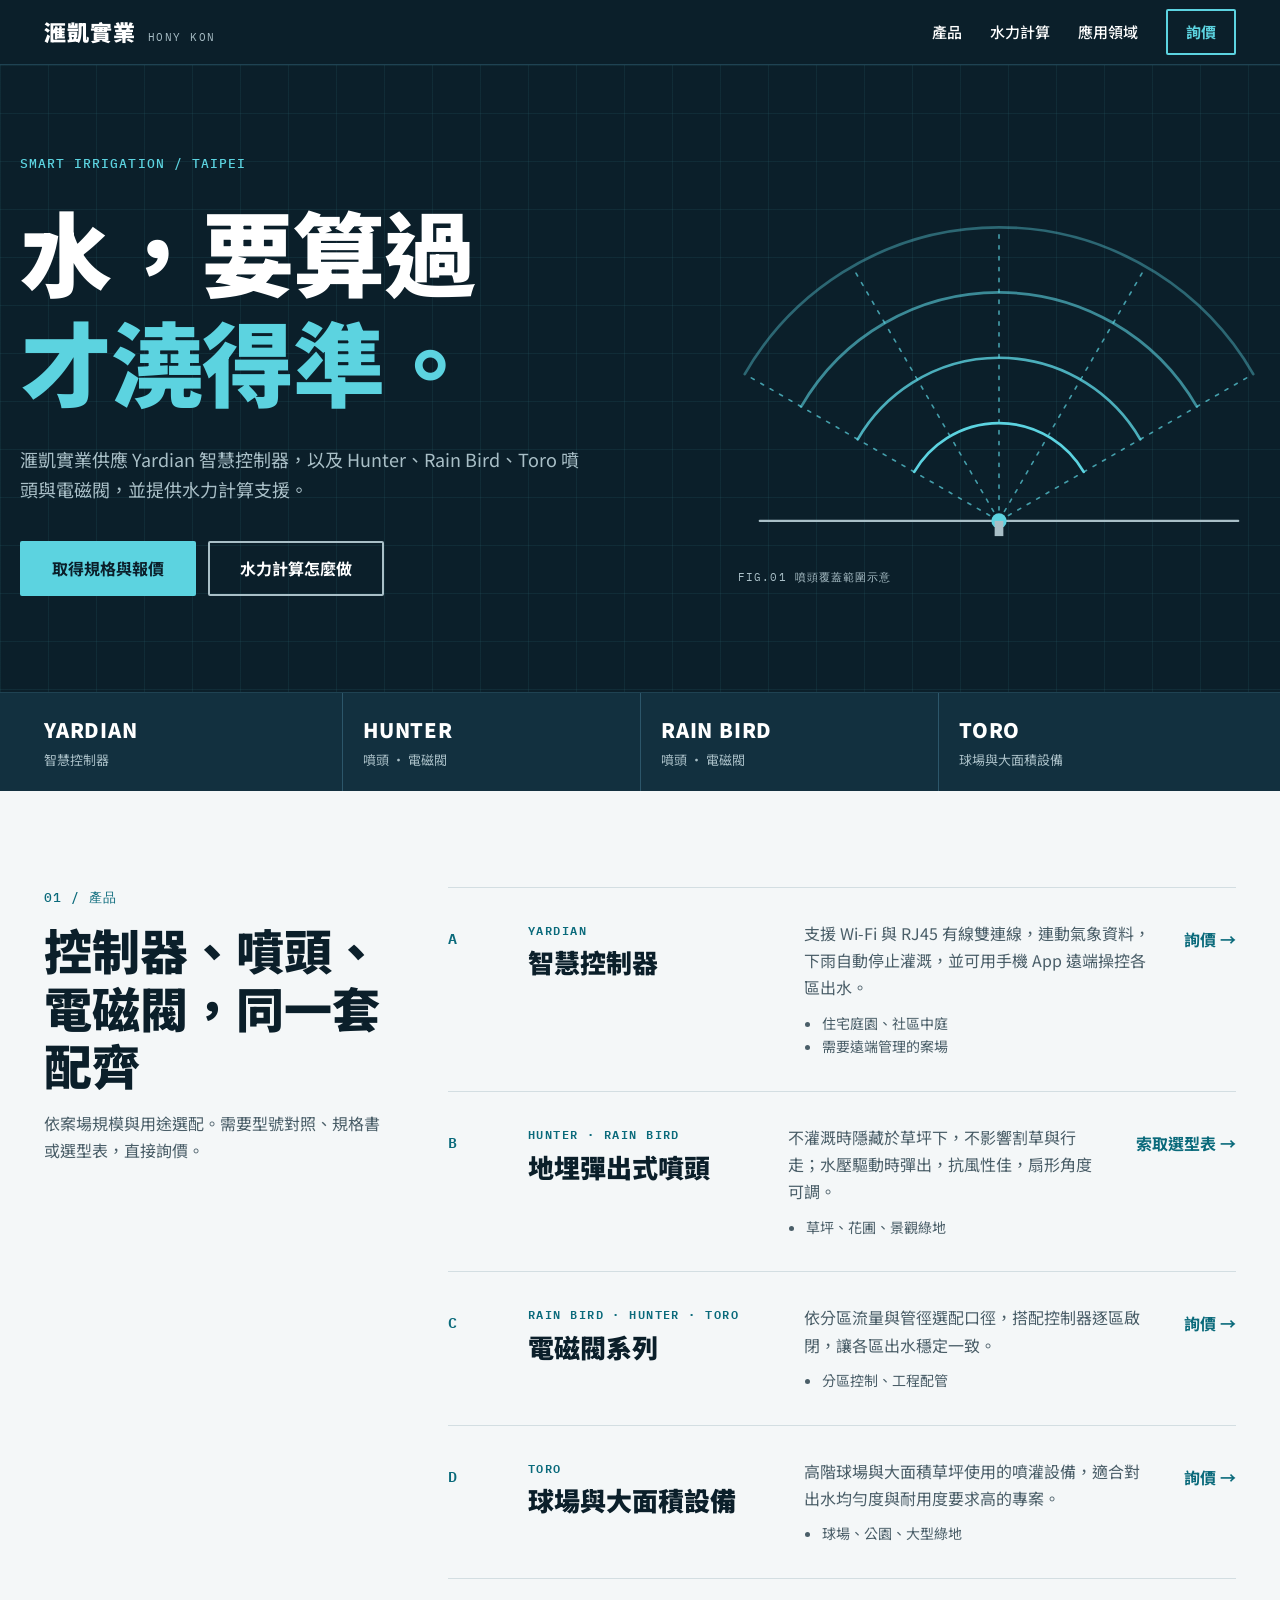
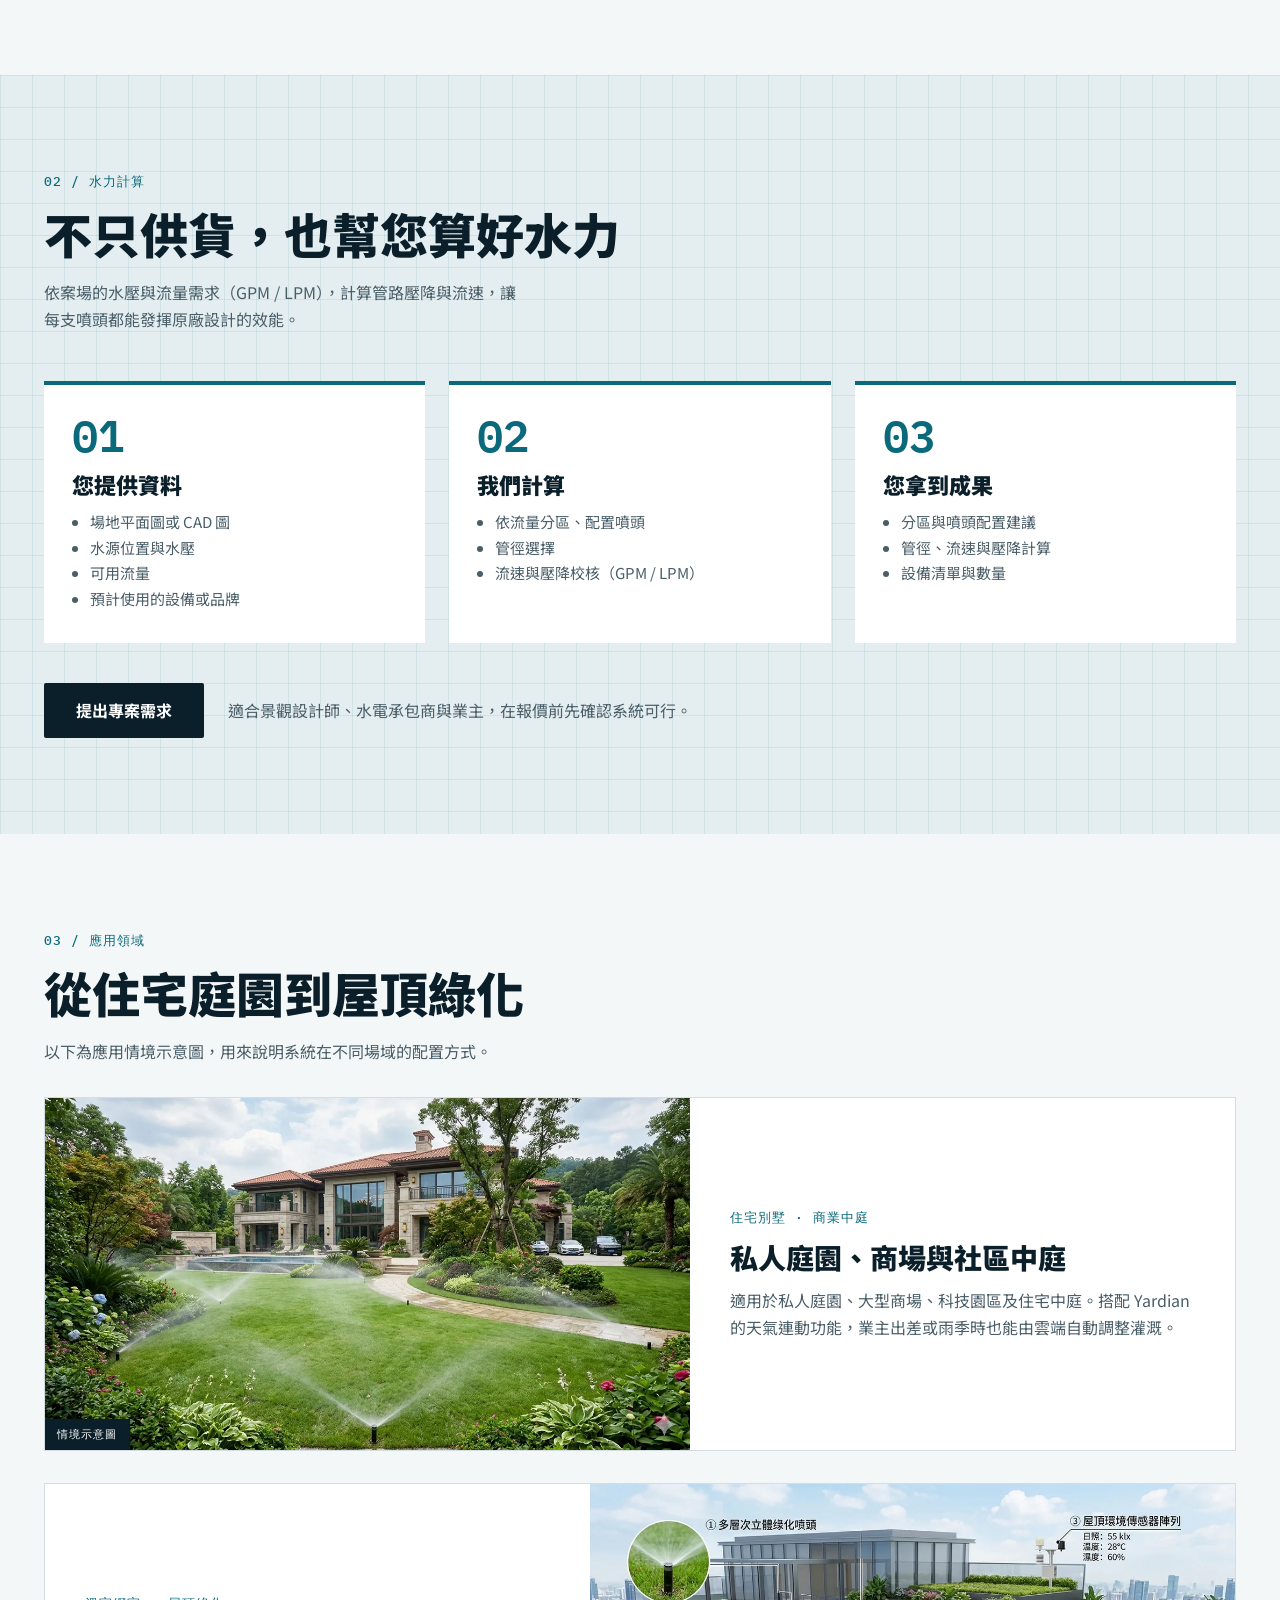
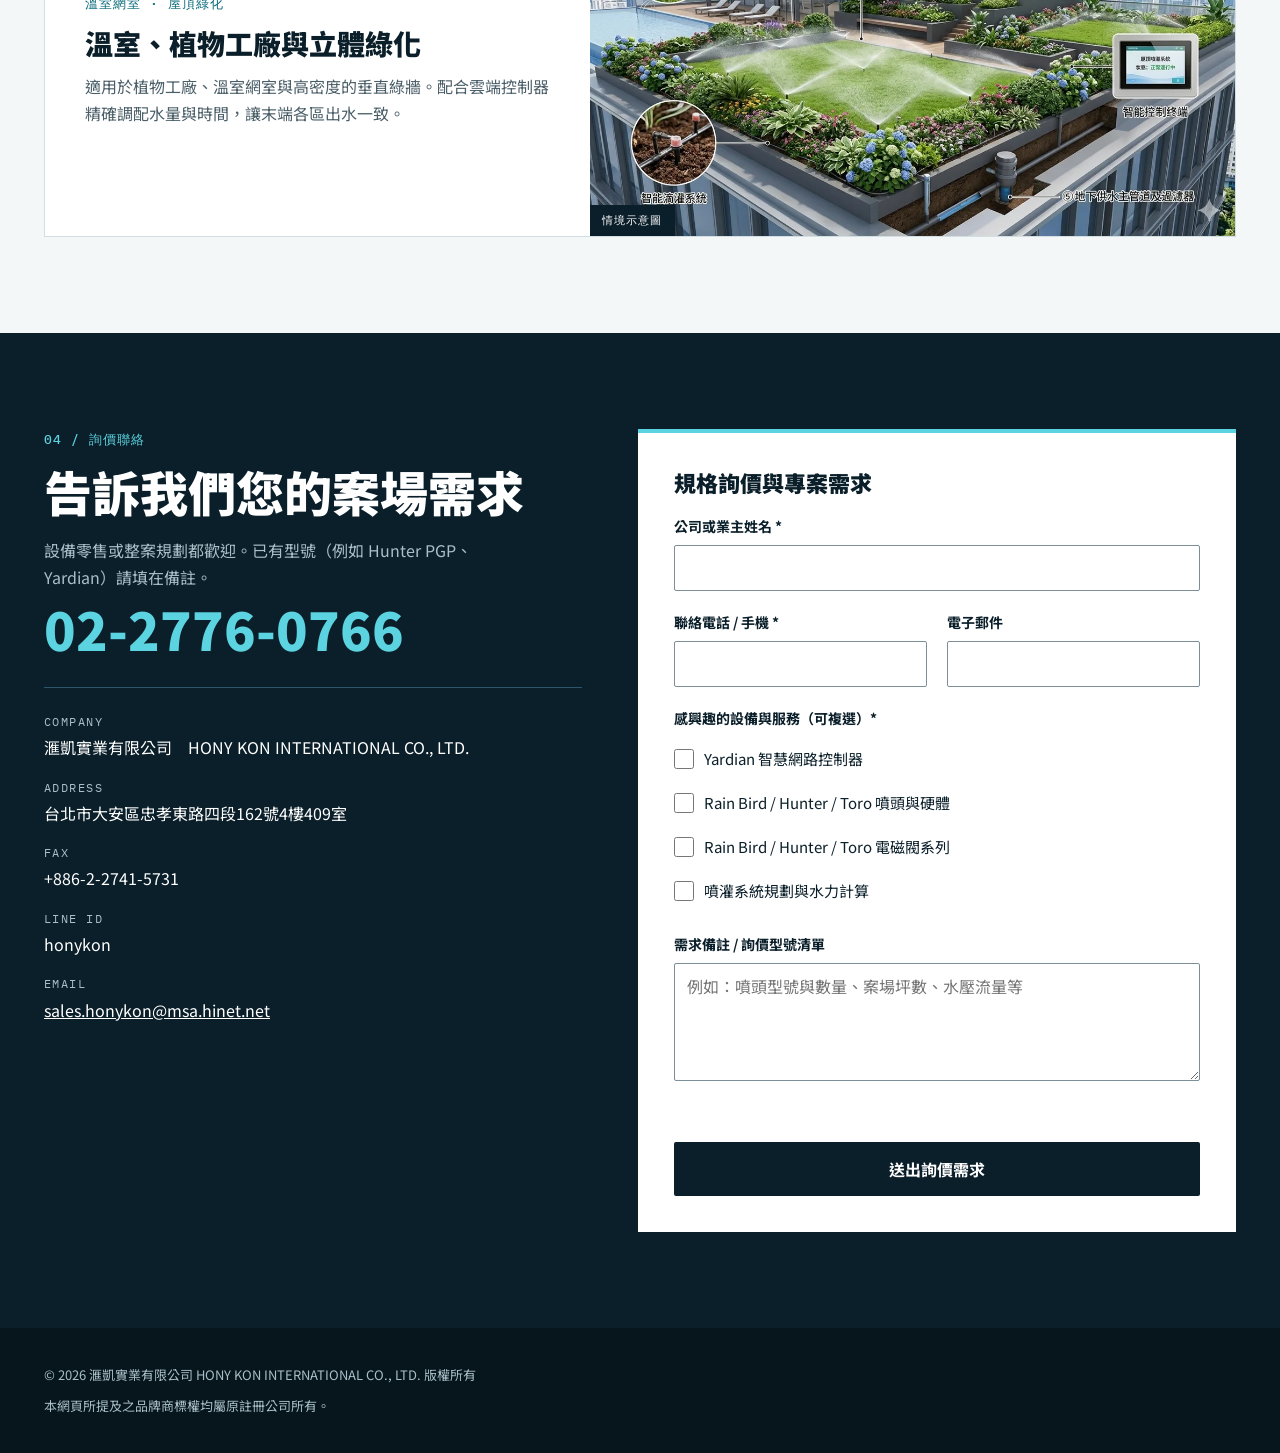
<file: v2/index.html>
<!DOCTYPE html>
<html lang="zh-Hant">
<head>
<meta charset="UTF-8">
<meta name="viewport" content="width=device-width, initial-scale=1.0">
<meta name="robots" content="noindex"><!-- 正式上線綁定 www.honykon.com.tw 時，刪除這行 -->
<title>滙凱實業｜水，要算過才澆得準</title>
<meta name="description" content="滙凱實業供應 Yardian 智慧控制器與 Hunter、Rain Bird、Toro 噴灌設備，並提供水力計算支援。">
<meta name="theme-color" content="#0B1F2A">
<link rel="canonical" href="https://www.honykon.com.tw/">
<meta property="og:type" content="website">
<meta property="og:locale" content="zh_TW">
<meta property="og:title" content="滙凱實業｜水，要算過才澆得準">
<meta property="og:description" content="Yardian 智慧控制器、Hunter、Rain Bird、Toro 噴灌設備與水力計算支援。">
<meta property="og:url" content="https://www.honykon.com.tw/">
<meta property="og:image" content="https://www.honykon.com.tw/case1.webp">
<script type="application/ld+json">
{
  "@context": "https://schema.org",
  "@type": "LocalBusiness",
  "name": "滙凱實業有限公司",
  "alternateName": "HONY KON INTERNATIONAL CO., LTD.",
  "url": "https://www.honykon.com.tw/",
  "telephone": "+886-2-2776-0766",
  "faxNumber": "+886-2-2741-5731",
  "email": "sales.honykon@msa.hinet.net",
  "address": {
    "@type": "PostalAddress",
    "streetAddress": "忠孝東路四段162號4樓409室",
    "addressLocality": "大安區",
    "addressRegion": "台北市",
    "addressCountry": "TW"
  }
}
</script>

<link rel="preconnect" href="https://fonts.googleapis.com">
<link rel="preconnect" href="https://fonts.gstatic.com" crossorigin>
<link href="https://fonts.googleapis.com/css2?family=IBM+Plex+Mono:wght@500;600&family=Noto+Sans+TC:wght@400;500;700;900&display=swap" rel="stylesheet">

<style>
:root{
  --navy:#0B1F2A; --navy-2:#12303F; --ink:#0B1F2A; --bg:#F4F7F8; --muted:#4A5E68;
  --line:#D3DEE2; --cyan:#5CD3E0; --deep:#0A6A7B; --deep-dark:#07505E;
  --on-dark:#A9BFC7; --field:#7C8F98;
  --sans:'Noto Sans TC','PingFang TC','Microsoft JhengHei',sans-serif;
  --mono:'IBM Plex Mono',ui-monospace,Menlo,Consolas,monospace;
}
*{box-sizing:border-box}
html{scroll-behavior:smooth}
@media (prefers-reduced-motion:reduce){html{scroll-behavior:auto}}
body{margin:0;background:var(--bg);color:var(--ink);font-family:var(--sans);font-size:16px;line-height:1.7;-webkit-font-smoothing:antialiased}
img{max-width:100%;height:auto;display:block}
a{color:var(--deep)}
a:hover{color:var(--deep-dark)}
a:focus-visible,button:focus-visible,input:focus-visible,textarea:focus-visible{outline:2px solid var(--cyan);outline-offset:2px}
h1,h2,h3{margin:0;line-height:1.2;font-weight:900}
p,ul{margin:0}
section[id]{scroll-margin-top:64px}

.skip{position:absolute;left:-9999px;top:8px;background:#fff;color:var(--ink);padding:10px 16px;border-radius:4px;z-index:100}
.skip:focus{left:8px}
.wrap{max-width:1240px;margin:0 auto;padding:0 24px}
.mono{font-family:var(--mono);font-weight:500;letter-spacing:.08em;font-size:13px;text-transform:uppercase}
.tag{color:var(--deep)}
.on-dark .tag,.dark .tag{color:var(--cyan)}

.btn{display:inline-block;text-decoration:none;font-weight:700;padding:15px 30px;border:2px solid transparent;font-size:16px;font-family:inherit;cursor:pointer;line-height:1.3;border-radius:2px}
.btn-cyan{background:var(--cyan);color:var(--navy)}
.btn-cyan:hover{background:#8BE3EC;color:var(--navy)}
.btn-ghost{border-color:var(--on-dark);color:#fff}
.btn-ghost:hover{border-color:#fff;background:rgba(255,255,255,.08);color:#fff}
.btn-navy{background:var(--navy);color:#fff}
.btn-navy:hover{background:var(--navy-2);color:#fff}

/* header */
.site-header{position:sticky;top:0;z-index:50;background:var(--navy);border-bottom:1px solid #1F4252}
.nav{display:flex;align-items:center;justify-content:space-between;min-height:64px;gap:16px}
.brand{text-decoration:none;color:#fff;display:flex;align-items:baseline;gap:12px}
.brand:hover{color:#fff}
.brand-name{font-size:22px;font-weight:900;letter-spacing:.04em}
.brand-en{font-family:var(--mono);font-size:11px;letter-spacing:.14em;color:var(--on-dark)}
.nav-links{display:flex;align-items:center;gap:28px;list-style:none;padding:0;margin:0}
.nav-links a{color:#fff;text-decoration:none;font-size:15px;padding:10px 0;display:inline-block;font-weight:500}
.nav-links a:hover{color:var(--cyan)}
.nav-links .nav-cta{border:2px solid var(--cyan);color:var(--cyan);padding:8px 18px;border-radius:2px;font-weight:700}
.nav-links .nav-cta:hover{background:var(--cyan);color:var(--navy)}
.menu-btn{display:none;background:none;border:1px solid #2C566A;border-radius:2px;width:44px;height:44px;cursor:pointer;color:#fff;padding:0}
.menu-btn svg{display:block;margin:auto}

/* hero */
.hero{background:var(--navy);color:#fff;position:relative;overflow:hidden;
  background-image:linear-gradient(rgba(92,211,224,.07) 1px,transparent 1px),linear-gradient(90deg,rgba(92,211,224,.07) 1px,transparent 1px);
  background-size:48px 48px}
.hero-grid{display:flex;flex-wrap:wrap;align-items:center;gap:40px 56px;padding:88px 0 96px}
.hero-copy{flex:1 1 480px;min-width:0}
.hero .mono{color:var(--cyan);margin-bottom:20px}
.hero h1{font-size:clamp(42px,7.4vw,92px);letter-spacing:-.01em;margin-bottom:28px}
.hero h1 span{color:var(--cyan)}
.hero-sub{font-size:18px;color:var(--on-dark);max-width:32em;margin-bottom:36px}
.hero-actions{display:flex;flex-wrap:wrap;gap:12px}
.hero-art{flex:1 1 340px;min-width:0;max-width:560px}
.hero-art figcaption{margin-top:8px;font-family:var(--mono);font-size:11px;letter-spacing:.1em;color:var(--on-dark)}

.brandbar{background:var(--navy-2);color:#fff;border-top:1px solid #1F4252}
.brandbar .wrap{display:flex;flex-wrap:wrap}
.brandbar-item{flex:1 1 200px;padding:20px 24px 20px 0;display:flex;flex-direction:column;gap:2px;border-left:1px solid #2C566A;padding-left:20px}
.brandbar-item:first-child{border-left:0;padding-left:0}
.brandbar-name{font-weight:900;font-size:20px;letter-spacing:.04em}
.brandbar-role{font-size:13px;color:var(--on-dark)}

/* sections */
.section{padding:96px 0}
.h2{font-size:clamp(30px,4vw,48px);margin:12px 0 16px}
.lead{color:var(--muted);max-width:30em}

.split{display:grid;grid-template-columns:minmax(0,340px) minmax(0,1fr);gap:64px;align-items:start}
.sticky{position:sticky;top:96px}

.rows{border-bottom:1px solid var(--line)}
.row{display:flex;flex-wrap:wrap;gap:12px 32px;padding:32px 0;border-top:1px solid var(--line);align-items:flex-start}
.row-num{flex:0 0 48px;font-family:var(--mono);font-weight:600;color:var(--deep);font-size:15px;padding-top:6px}
.row-title{flex:1 1 220px;min-width:0}
.row-brand{font-family:var(--mono);font-size:12px;letter-spacing:.12em;color:var(--deep);font-weight:600;margin-bottom:6px}
.row-title h3{font-size:26px}
.row-desc{flex:2 1 300px;min-width:0;color:var(--muted)}
.row-desc ul{padding-left:18px;margin-top:10px;font-size:14px}
.row-link{flex:0 0 auto;font-weight:700;text-decoration:none;white-space:nowrap;padding:6px 0}

/* hydraulics */
.blue{background:#E4EEF1;
  background-image:linear-gradient(rgba(10,106,123,.09) 1px,transparent 1px),linear-gradient(90deg,rgba(10,106,123,.09) 1px,transparent 1px);
  background-size:32px 32px}
.steps{display:grid;grid-template-columns:repeat(auto-fit,minmax(260px,1fr));gap:24px;margin-top:48px}
.step{background:#fff;border-top:4px solid var(--deep);padding:28px 28px 32px}
.step-num{font-family:var(--mono);font-weight:600;font-size:44px;line-height:1;color:var(--deep)}
.step h3{font-size:22px;margin:14px 0 12px}
.step ul{padding-left:18px;color:var(--muted);font-size:15px}
.cta-line{margin-top:40px;display:flex;flex-wrap:wrap;align-items:center;gap:16px 24px}
.cta-line p{color:var(--muted)}

/* applications */
.app-row{display:flex;flex-wrap:wrap;background:#fff;border:1px solid var(--line);margin-top:32px}
.app-row.rev{flex-direction:row-reverse}
.app-img{flex:1 1 460px;min-width:0;position:relative;margin:0}
.app-img img{width:100%;height:100%;min-height:260px;object-fit:cover}
.app-img figcaption{position:absolute;left:0;bottom:0;background:var(--navy);color:#fff;font-family:var(--mono);font-size:11px;letter-spacing:.1em;padding:6px 12px}
.app-text{flex:1 1 360px;min-width:0;padding:44px 40px;display:flex;flex-direction:column;justify-content:center;gap:12px}
.app-text h3{font-size:28px}
.app-text p:last-child{color:var(--muted)}

/* contact */
.dark{background:var(--navy);color:#fff}
.dark .lead{color:var(--on-dark)}
.contact-grid{display:flex;flex-wrap:wrap;gap:56px}
.contact-info{flex:1 1 360px;min-width:0}
.bigtel{display:inline-block;font-size:clamp(30px,4.6vw,52px);font-weight:900;color:var(--cyan);text-decoration:none;line-height:1.15;margin:8px 0 28px}
.bigtel:hover{color:#fff}
.info-list{display:flex;flex-direction:column;gap:16px;border-top:1px solid #2C566A;padding-top:24px}
.info-label{font-family:var(--mono);font-size:12px;letter-spacing:.12em;color:var(--on-dark)}
.info-value{margin-top:2px}
.info-value a{color:#fff}
.info-value a:hover{color:var(--cyan)}
.form{flex:1 1 420px;min-width:0;background:#fff;color:var(--ink);padding:36px;display:flex;flex-direction:column;gap:20px;border-top:4px solid var(--cyan)}
.form h3{font-size:22px}
.field{display:flex;flex-direction:column;gap:6px;min-width:0}
.field-row{display:flex;flex-wrap:wrap;gap:20px}
.field-row .field{flex:1 1 180px}
.field label,.legend{font-size:14px;font-weight:700}
.field input,.field textarea{border:1px solid var(--field);border-radius:2px;padding:0 12px;font-size:16px;font-family:inherit;color:var(--ink);background:#fff}
.field input{height:46px}
.field textarea{padding:10px 12px;resize:vertical;min-height:110px}
fieldset{border:0;padding:0;margin:0;min-width:0}
.legend{padding:0;margin-bottom:6px}
.check{display:flex;align-items:center;gap:10px;min-height:44px;font-size:15px;cursor:pointer}
.check input{width:20px;height:20px;margin:0;accent-color:var(--deep)}
.hp{position:absolute;left:-9999px;width:1px;height:1px;overflow:hidden}
.form-status{font-size:14px;min-height:1.5em}
.form-status.error{color:#9B2C1F}
.form-status.ok{color:var(--deep-dark)}
.form .btn{width:100%;min-height:50px}

.site-footer{background:#07151D;color:var(--on-dark);padding:36px 0;font-size:13px}
.site-footer p+p{margin-top:8px}

@media (max-width:900px){
  .split{grid-template-columns:minmax(0,1fr);gap:32px}
  .sticky{position:static}
}
@media (max-width:860px){
  .menu-btn{display:block}
  .nav{flex-wrap:wrap;padding:10px 0}
  .brand-en{display:none}
  .nav-links{display:none;flex-direction:column;align-items:stretch;gap:0;width:100%;padding:8px 0 16px}
  .nav-links.open{display:flex}
  .nav-links a{display:block;padding:12px 4px;border-bottom:1px solid #1F4252}
  .nav-links .nav-cta{margin-top:12px;text-align:center}
  .hero-grid{padding:56px 0 64px}
  .section{padding:64px 0}
  .app-text{padding:28px 24px}
  .form{padding:24px}
  .brandbar-item{flex-basis:45%;border-left:0;padding-left:0}
}
</style>
</head>
<body>
<a class="skip" href="#main">跳到主要內容</a>

<header class="site-header">
  <div class="wrap nav">
    <a class="brand" href="#top">
      <span class="brand-name">滙凱實業</span>
      <span class="brand-en">HONY KON</span>
    </a>
    <button class="menu-btn" id="menu-btn" type="button" aria-label="開啟選單" aria-expanded="false" aria-controls="nav-links">
      <svg width="22" height="22" viewBox="0 0 24 24" fill="none" stroke="currentColor" stroke-width="2" stroke-linecap="round" aria-hidden="true"><path id="menu-icon" d="M4 7h16M4 12h16M4 17h16"/></svg>
    </button>
    <ul class="nav-links" id="nav-links">
      <li><a href="#products">產品</a></li>
      <li><a href="#hydraulics">水力計算</a></li>
      <li><a href="#solutions">應用領域</a></li>
      <li><a class="nav-cta" href="#contact">詢價</a></li>
    </ul>
  </div>
</header>

<main id="main">
<span id="top"></span>

<section class="hero">
  <div class="wrap hero-grid">
    <div class="hero-copy">
      <p class="mono">Smart Irrigation / Taipei</p>
      <h1>水，要算過<br><span>才澆得準。</span></h1>
      <p class="hero-sub">滙凱實業供應 Yardian 智慧控制器，以及 Hunter、Rain Bird、Toro 噴頭與電磁閥，並提供水力計算支援。</p>
      <div class="hero-actions">
        <a class="btn btn-cyan" href="#contact">取得規格與報價</a>
        <a class="btn btn-ghost" href="#hydraulics">水力計算怎麼做</a>
      </div>
    </div>
    <figure class="hero-art" style="margin:0">
      <svg viewBox="0 0 480 360" role="img" aria-label="噴頭灑水範圍示意圖" width="100%" height="auto">
        <g fill="none" stroke="#5CD3E0" stroke-linecap="round">
          <path d="M162.1 285A90 90 0 0 1 317.9 285" stroke-width="2.5"/>
          <path d="M110.1 255A150 150 0 0 1 369.9 255" stroke-width="2.5" opacity=".8"/>
          <path d="M58.1 225A210 210 0 0 1 421.9 225" stroke-width="2.5" opacity=".6"/>
          <path d="M6.2 195A270 270 0 0 1 473.8 195" stroke-width="2.5" opacity=".4"/>
          <g stroke-width="1.5" stroke-dasharray="3 7" opacity=".7">
            <path d="M240 330L6.2 195"/>
            <path d="M240 330L105 96.2"/>
            <path d="M240 330L240 60"/>
            <path d="M240 330L375 96.2"/>
            <path d="M240 330L473.8 195"/>
          </g>
          <path d="M20 330H460" stroke="#A9BFC7" stroke-width="2"/>
        </g>
        <circle cx="240" cy="330" r="7" fill="#5CD3E0"/>
        <rect x="236" y="330" width="8" height="14" fill="#A9BFC7"/>
      </svg>
      <figcaption>FIG.01 噴頭覆蓋範圍示意</figcaption>
    </figure>
  </div>
  <div class="brandbar">
    <div class="wrap">
      <div class="brandbar-item"><span class="brandbar-name">YARDIAN</span><span class="brandbar-role">智慧控制器</span></div>
      <div class="brandbar-item"><span class="brandbar-name">HUNTER</span><span class="brandbar-role">噴頭 · 電磁閥</span></div>
      <div class="brandbar-item"><span class="brandbar-name">RAIN BIRD</span><span class="brandbar-role">噴頭 · 電磁閥</span></div>
      <div class="brandbar-item"><span class="brandbar-name">TORO</span><span class="brandbar-role">球場與大面積設備</span></div>
    </div>
  </div>
</section>

<section class="section" id="products">
  <div class="wrap split">
    <div class="sticky">
      <p class="mono tag">01 / 產品</p>
      <h2 class="h2">控制器、噴頭、電磁閥，同一套配齊</h2>
      <p class="lead">依案場規模與用途選配。需要型號對照、規格書或選型表，直接詢價。</p>
    </div>
    <div class="rows">
      <div class="row">
        <span class="row-num">A</span>
        <div class="row-title">
          <p class="row-brand">YARDIAN</p>
          <h3>智慧控制器</h3>
        </div>
        <div class="row-desc">
          <p>支援 Wi-Fi 與 RJ45 有線雙連線，連動氣象資料，下雨自動停止灌溉，並可用手機 App 遠端操控各區出水。</p>
          <ul><li>住宅庭園、社區中庭</li><li>需要遠端管理的案場</li></ul>
        </div>
        <a class="row-link" href="#contact">詢價 →</a>
      </div>
      <div class="row">
        <span class="row-num">B</span>
        <div class="row-title">
          <p class="row-brand">HUNTER · RAIN BIRD</p>
          <h3>地埋彈出式噴頭</h3>
        </div>
        <div class="row-desc">
          <p>不灌溉時隱藏於草坪下，不影響割草與行走；水壓驅動時彈出，抗風性佳，扇形角度可調。</p>
          <ul><li>草坪、花圃、景觀綠地</li></ul>
        </div>
        <a class="row-link" href="#contact">索取選型表 →</a>
      </div>
      <div class="row">
        <span class="row-num">C</span>
        <div class="row-title">
          <p class="row-brand">RAIN BIRD · HUNTER · TORO</p>
          <h3>電磁閥系列</h3>
        </div>
        <div class="row-desc">
          <p>依分區流量與管徑選配口徑，搭配控制器逐區啟閉，讓各區出水穩定一致。</p>
          <ul><li>分區控制、工程配管</li></ul>
        </div>
        <a class="row-link" href="#contact">詢價 →</a>
      </div>
      <div class="row">
        <span class="row-num">D</span>
        <div class="row-title">
          <p class="row-brand">TORO</p>
          <h3>球場與大面積設備</h3>
        </div>
        <div class="row-desc">
          <p>高階球場與大面積草坪使用的噴灌設備，適合對出水均勻度與耐用度要求高的專案。</p>
          <ul><li>球場、公園、大型綠地</li></ul>
        </div>
        <a class="row-link" href="#contact">詢價 →</a>
      </div>
    </div>
  </div>
</section>

<section class="section blue" id="hydraulics">
  <div class="wrap">
    <p class="mono tag">02 / 水力計算</p>
    <h2 class="h2">不只供貨，也幫您算好水力</h2>
    <p class="lead">依案場的水壓與流量需求（GPM / LPM），計算管路壓降與流速，讓每支噴頭都能發揮原廠設計的效能。</p>
    <div class="steps">
      <div class="step">
        <p class="step-num">01</p>
        <h3>您提供資料</h3>
        <ul>
          <li>場地平面圖或 CAD 圖</li>
          <li>水源位置與水壓</li>
          <li>可用流量</li>
          <li>預計使用的設備或品牌</li>
        </ul>
      </div>
      <div class="step">
        <p class="step-num">02</p>
        <h3>我們計算</h3>
        <ul>
          <li>依流量分區、配置噴頭</li>
          <li>管徑選擇</li>
          <li>流速與壓降校核（GPM / LPM）</li>
        </ul>
      </div>
      <div class="step">
        <p class="step-num">03</p>
        <h3>您拿到成果</h3>
        <ul>
          <li>分區與噴頭配置建議</li>
          <li>管徑、流速與壓降計算</li>
          <li>設備清單與數量</li>
        </ul>
      </div>
    </div>
    <div class="cta-line">
      <a class="btn btn-navy" href="#contact">提出專案需求</a>
      <p>適合景觀設計師、水電承包商與業主，在報價前先確認系統可行。</p>
    </div>
  </div>
</section>

<section class="section" id="solutions">
  <div class="wrap">
    <p class="mono tag">03 / 應用領域</p>
    <h2 class="h2">從住宅庭園到屋頂綠化</h2>
    <p class="lead">以下為應用情境示意圖，用來說明系統在不同場域的配置方式。</p>

    <div class="app-row">
      <figure class="app-img">
        <img src="../case1.webp" width="1200" height="655" loading="lazy" alt="別墅庭園草坪上地埋噴頭灑水的情境示意圖">
        <figcaption>情境示意圖</figcaption>
      </figure>
      <div class="app-text">
        <p class="mono tag">住宅別墅 · 商業中庭</p>
        <h3>私人庭園、商場與社區中庭</h3>
        <p>適用於私人庭園、大型商場、科技園區及住宅中庭。搭配 Yardian 的天氣連動功能，業主出差或雨季時也能由雲端自動調整灌溉。</p>
      </div>
    </div>

    <div class="app-row rev">
      <figure class="app-img">
        <img src="../case2.webp" width="1200" height="655" loading="lazy" alt="高樓屋頂花園噴灌與控制系統配置的情境示意圖">
        <figcaption>情境示意圖</figcaption>
      </figure>
      <div class="app-text">
        <p class="mono tag">溫室網室 · 屋頂綠化</p>
        <h3>溫室、植物工廠與立體綠化</h3>
        <p>適用於植物工廠、溫室網室與高密度的垂直綠牆。配合雲端控制器精確調配水量與時間，讓末端各區出水一致。</p>
      </div>
    </div>
    <!-- TODO：有實際案場照片後，可在此新增「工程實績」區塊 -->
  </div>
</section>

<section class="section dark" id="contact">
  <div class="wrap contact-grid">
    <div class="contact-info">
      <p class="mono tag">04 / 詢價聯絡</p>
      <h2 class="h2">告訴我們您的案場需求</h2>
      <p class="lead">設備零售或整案規劃都歡迎。已有型號（例如 Hunter PGP、Yardian）請填在備註。</p>
      <a class="bigtel" href="tel:+886227760766">02-2776-0766</a>
      <div class="info-list">
        <div>
          <p class="info-label">COMPANY</p>
          <p class="info-value">滙凱實業有限公司　HONY KON INTERNATIONAL CO., LTD.</p>
        </div>
        <div>
          <p class="info-label">ADDRESS</p>
          <p class="info-value">台北市大安區忠孝東路四段162號4樓409室</p>
        </div>
        <div>
          <p class="info-label">FAX</p>
          <p class="info-value">+886-2-2741-5731</p>
        </div>
        <div>
          <p class="info-label">LINE ID</p>
          <p class="info-value">honykon</p>
        </div>
        <div>
          <p class="info-label">EMAIL</p>
          <p class="info-value"><a href="mailto:sales.honykon@msa.hinet.net">sales.honykon@msa.hinet.net</a></p>
        </div>
      </div>
    </div>

    <form class="form" id="inquiry-form" novalidate>
      <h3>規格詢價與專案需求</h3>
      <div class="field">
        <label for="f-name">公司或業主姓名 *</label>
        <input id="f-name" name="client_name" type="text" required autocomplete="organization">
      </div>
      <div class="field-row">
        <div class="field">
          <label for="f-tel">聯絡電話 / 手機 *</label>
          <input id="f-tel" name="client_phone" type="tel" required autocomplete="tel">
        </div>
        <div class="field">
          <label for="f-mail">電子郵件</label>
          <input id="f-mail" name="client_email" type="email" autocomplete="email">
        </div>
      </div>
      <fieldset>
        <legend class="legend">感興趣的設備與服務（可複選）*</legend>
        <label class="check"><input type="checkbox" name="interest" value="Yardian 智慧網路控制器">Yardian 智慧網路控制器</label>
        <label class="check"><input type="checkbox" name="interest" value="Rain Bird / Hunter / Toro 噴頭與硬體設備">Rain Bird / Hunter / Toro 噴頭與硬體</label>
        <label class="check"><input type="checkbox" name="interest" value="Rain Bird / Hunter / Toro 電磁閥系列">Rain Bird / Hunter / Toro 電磁閥系列</label>
        <label class="check"><input type="checkbox" name="interest" value="智慧噴灌系統規劃與水力計算">噴灌系統規劃與水力計算</label>
      </fieldset>
      <div class="field">
        <label for="f-note">需求備註 / 詢價型號清單</label>
        <textarea id="f-note" name="client_message" rows="4" placeholder="例如：噴頭型號與數量、案場坪數、水壓流量等"></textarea>
      </div>
      <div class="hp" aria-hidden="true">
        <label>請勿填寫<input type="text" name="_gotcha" tabindex="-1" autocomplete="off"></label>
      </div>
      <p class="form-status" id="form-status" role="status" aria-live="polite"></p>
      <button class="btn btn-navy" type="submit">送出詢價需求</button>
    </form>
  </div>
</section>
</main>

<footer class="site-footer">
  <div class="wrap">
    <p>© 2026 滙凱實業有限公司 HONY KON INTERNATIONAL CO., LTD. 版權所有</p>
    <p>本網頁所提及之品牌商標權均屬原註冊公司所有。</p>
  </div>
</footer>

<script>
// 手機版選單
(function () {
  var btn = document.getElementById('menu-btn');
  var list = document.getElementById('nav-links');
  var icon = document.getElementById('menu-icon');
  function setOpen(open) {
    list.classList.toggle('open', open);
    btn.setAttribute('aria-expanded', open ? 'true' : 'false');
    btn.setAttribute('aria-label', open ? '關閉選單' : '開啟選單');
    icon.setAttribute('d', open ? 'M6 6l12 12M18 6L6 18' : 'M4 7h16M4 12h16M4 17h16');
  }
  btn.addEventListener('click', function () { setOpen(!list.classList.contains('open')); });
  list.addEventListener('click', function (e) { if (e.target.tagName === 'A') setOpen(false); });
})();

// 詢價表單
// 若有表單服務（例如 Formspree、Web3Forms），把網址填在下方 FORM_ENDPOINT，
// 表單就會直接送出。留空時，會改為開啟訪客的郵件程式，內容已預先填好。
(function () {
  var FORM_ENDPOINT = '';
  var MAIL_TO = 'sales.honykon@msa.hinet.net';

  var form = document.getElementById('inquiry-form');
  var status = document.getElementById('form-status');

  function say(msg, cls) {
    status.textContent = msg;
    status.className = 'form-status ' + (cls || '');
  }

  form.addEventListener('submit', function (e) {
    e.preventDefault();
    var data = new FormData(form);
    if (data.get('_gotcha')) return;

    var name = (data.get('client_name') || '').trim();
    var phone = (data.get('client_phone') || '').trim();
    var interests = data.getAll('interest');

    if (!name || !phone) { say('請填寫姓名與聯絡電話。', 'error'); return; }
    if (interests.length === 0) { say('請至少勾選一項感興趣的設備或服務。', 'error'); return; }

    if (FORM_ENDPOINT) {
      say('送出中…');
      fetch(FORM_ENDPOINT, { method: 'POST', body: data, headers: { 'Accept': 'application/json' } })
        .then(function (r) {
          if (!r.ok) throw new Error('bad status');
          form.reset();
          say('已收到您的需求，我們會盡快與您聯繫。', 'ok');
        })
        .catch(function () {
          say('送出失敗，請改用電話 +886-2-2776-0766 或 Email 與我們聯絡。', 'error');
        });
      return;
    }

    var body = [
      '公司或業主姓名：' + name,
      '聯絡電話：' + phone,
      '電子郵件：' + (data.get('client_email') || ''),
      '感興趣的項目：' + interests.join('、'),
      '',
      '需求備註：',
      data.get('client_message') || ''
    ].join('\n');
    var url = 'mailto:' + MAIL_TO +
      '?subject=' + encodeURIComponent('網站詢價：' + name) +
      '&body=' + encodeURIComponent(body);
    say('即將開啟您的郵件程式，請按寄出完成詢價。若沒有跳出，請直接寄信到 ' + MAIL_TO + '。', 'ok');
    window.location.href = url;
  });
})();
</script>
</body>
</html>
</file>
